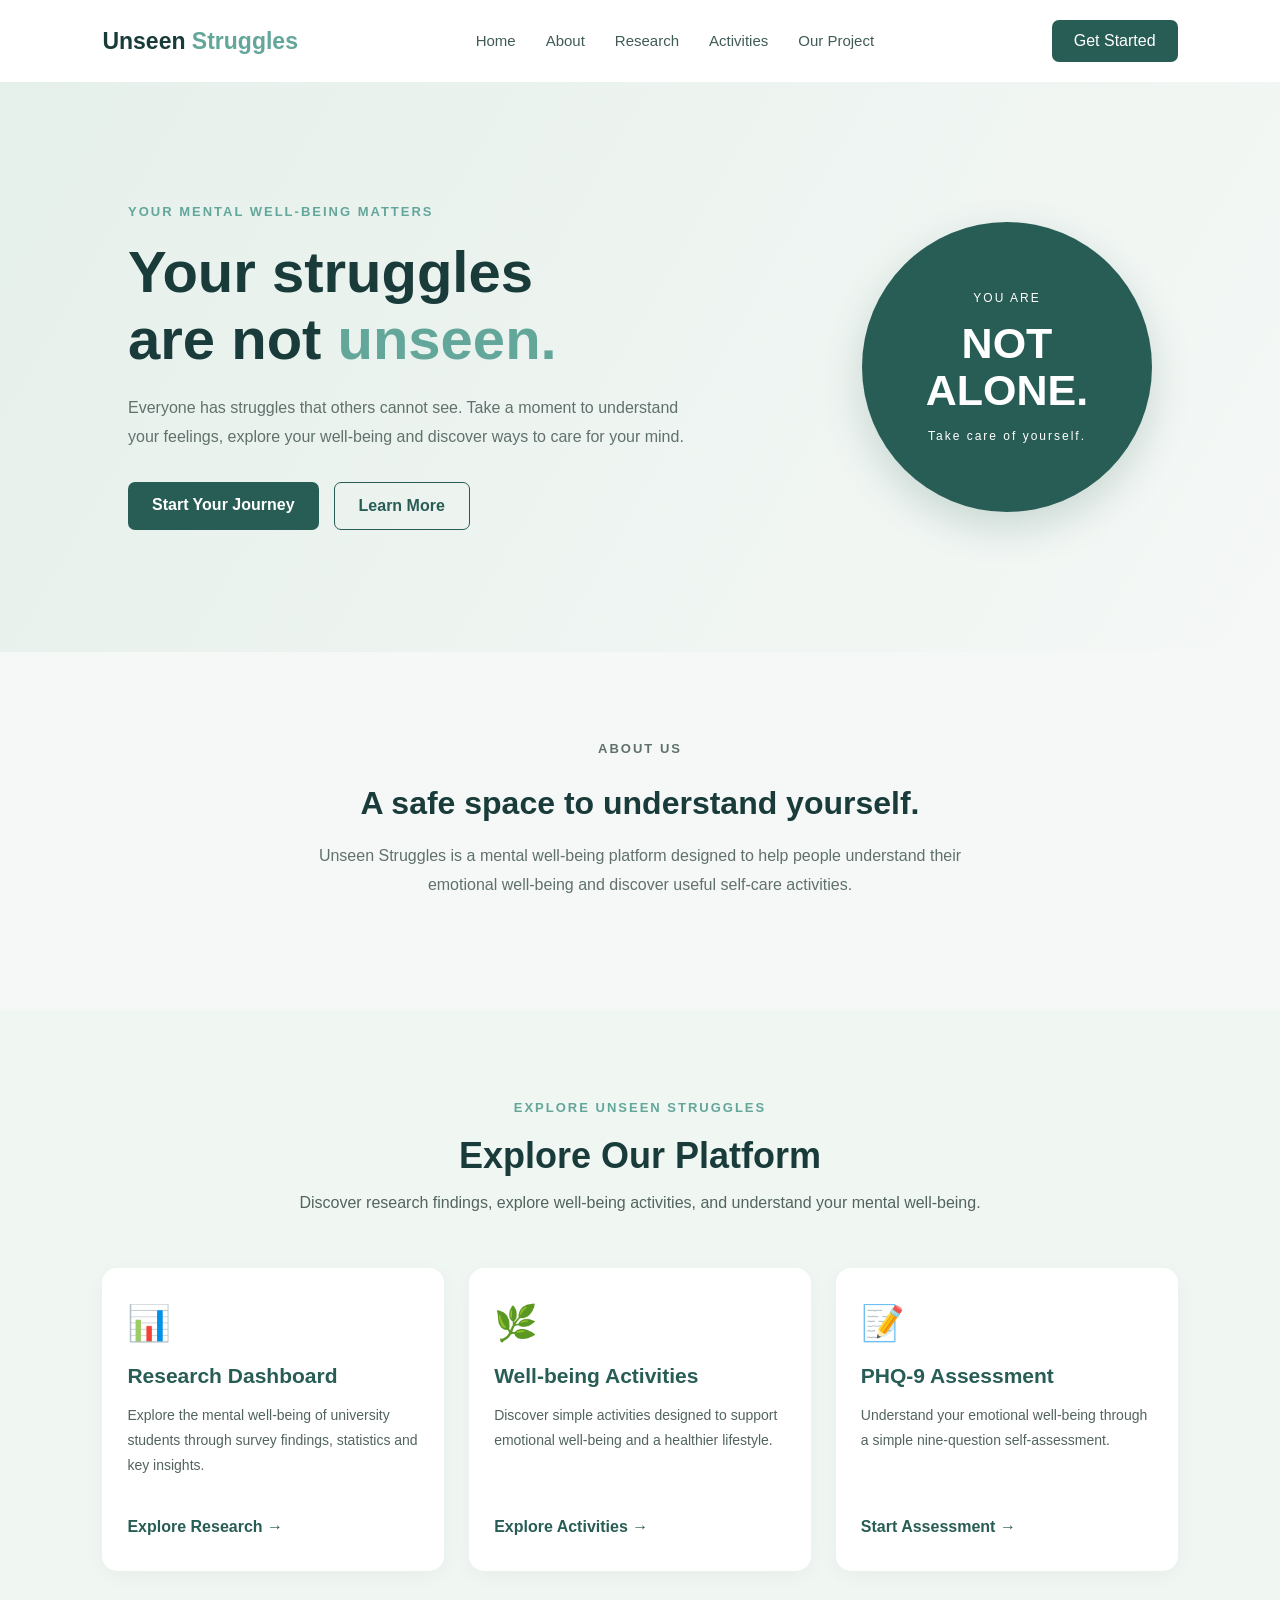
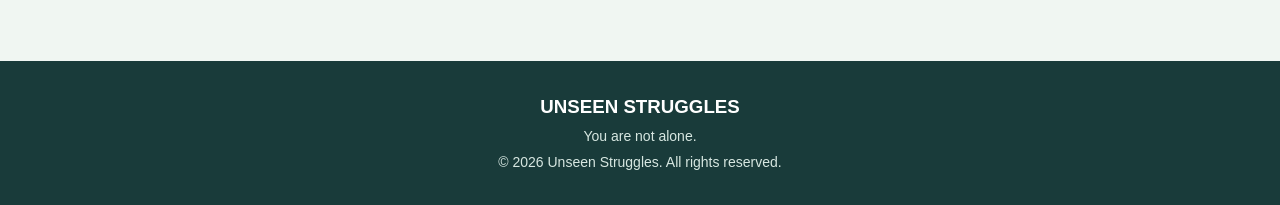
<file: index.html>
<!DOCTYPE html>
<html lang="en">

<head>
    <meta charset="UTF-8">
    <meta name="viewport" content="width=device-width, initial-scale=1.0">

    <title>Unseen Struggles | You Are Not Alone</title>

    <link rel="stylesheet" href="style.css">
</head>
<script src="animation.js"></script>

<body>

    <!-- Navigation Bar -->
    <header>
        <nav class="navbar">
            <a href="#" class="logo">Unseen<span> Struggles</span></a>

            <ul class="nav-links">
    <li><a href="index.html">Home</a></li>
    <li><a href="index.html#about">About</a></li>
    <li><a href="research.html">Research</a></li>
    <li><a href="activities.html">Activities</a></li>
    <li><a href="project.html">Our Project</a></li>
</ul>

<a href="assessment.html" class="nav-button">
    Get Started
</a>
    </header>

    <!-- Home Section -->
    <main>

        <section class="hero" id="home">

            <div class="hero-content">

                <p class="tagline">YOUR MENTAL WELL-BEING MATTERS</p>

                <h1>
                    Your struggles<br>
                    are not <span>unseen.</span>
                </h1>

                <p class="hero-description">
                    Everyone has struggles that others cannot see.
                    Take a moment to understand your feelings,
                    explore your well-being and discover ways
                    to care for your mind.
                </p>

                <div class="hero-buttons">
                    <a href="#assessment" class="primary-btn">
                        Start Your Journey
                    </a>

                    <a href="#about" class="secondary-btn">
                        Learn More
                    </a>
                </div>

            </div>

            <div class="hero-visual">
                <div class="visual-circle">
                    <span>YOU ARE</span>
                    <h2>NOT<br>ALONE.</h2>
                    <span>Take care of yourself.</span>
                </div>
            </div>

        </section>

        <!-- About Section -->
        <section class="about section" id="about">

            <p class="tagline">ABOUT US</p>

            <h2>A safe space to understand yourself.</h2>

            <p>
                Unseen Struggles is a mental well-being platform
                designed to help people understand their emotional
                well-being and discover useful self-care activities.
            </p>

        </section>

<!-- Explore Our Sections -->
<section class="explore-section" id="explore">

    <div class="section-heading">
        <p class="tagline">EXPLORE UNSEEN STRUGGLES</p>
        <h2>Explore Our Platform</h2>
        <p>
            Discover research findings, explore well-being activities,
            and understand your mental well-being.
        </p>
    </div>

    <div class="explore-container">

        <!-- Research Card -->
        <div class="explore-card">
            <div class="explore-icon">📊</div>
            <h3>Research Dashboard</h3>
            <p>
                Explore the mental well-being of university students
                through survey findings, statistics and key insights.
            </p>
            <a href="research.html" class="explore-link">
                Explore Research →
            </a>
        </div>

        <!-- Activities Card -->
        <div class="explore-card">
            <div class="explore-icon">🌿</div>
            <h3>Well-being Activities</h3>
            <p>
                Discover simple activities designed to support
                emotional well-being and a healthier lifestyle.
            </p>
            <a href="activities.html" class="explore-link">
                Explore Activities →
            </a>
        </div>

        <!-- Assessment Card -->
        <div class="explore-card">
            <div class="explore-icon">📝</div>
            <h3>PHQ-9 Assessment</h3>
            <p>
                Understand your emotional well-being through
                a simple nine-question self-assessment.
            </p>
            <a href="assessment.html" class="explore-link">
                Start Assessment →
            </a>
        </div>

    </div>

</section>



    </main>

    <!-- Footer -->
    <footer>
        <h3>UNSEEN STRUGGLES</h3>
        <p>You are not alone.</p>
        <p>&copy; 2026 Unseen Struggles. All rights reserved.</p>
    </footer>

    <script src="script.js"></script>

</body>
</html>
</file>
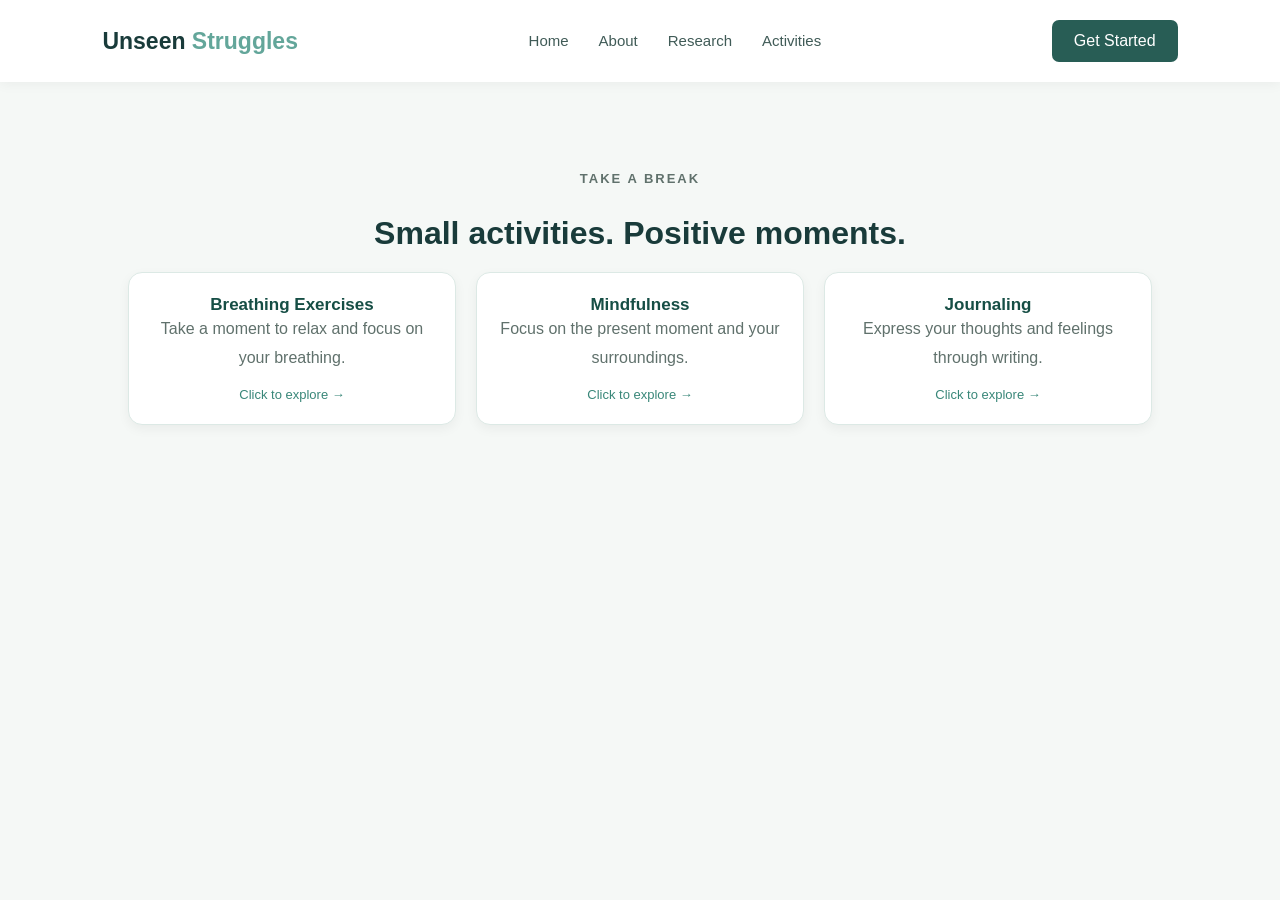
<file: activities.html>
<!DOCTYPE html>
<html lang="en">

<head>
    <meta charset="UTF-8">
    <meta name="viewport" content="width=device-width, initial-scale=1.0">

    <title>Activities | Unseen Struggles</title>

    <link rel="stylesheet" href="style.css">
</head>
<script src="animation.js"></script>

<body>

    <header>
        <nav class="navbar">

            <a href="index.html" class="logo">
                Unseen<span> Struggles</span>
            </a>

            <ul class="nav-links">
                <li><a href="index.html">Home</a></li>
                <li><a href="index.html#about">About</a></li>
                <li><a href="research.html">Research</a></li>
                <li><a href="activities.html">Activities</a></li>
            </ul>

            <a href="assessment.html" class="nav-button">
                Get Started
            </a>

        </nav>
    </header>

    <main>

         <!-- Activities Section -->
        <section class="activities section" id="activities">

            <p class="tagline">TAKE A BREAK</p>

            <h2>Small activities. Positive moments.</h2>

            <div class="activity-container">

                <div class="activity-card">
                    <h3>Breathing Exercises</h3>
                    <p>Take a moment to relax and focus on your breathing.</p>
                </div>

                <div class="activity-card">
                    <h3>Mindfulness</h3>
                    <p>Focus on the present moment and your surroundings.</p>
                </div>

                <div class="activity-card">
                    <h3>Journaling</h3>
                    <p>Express your thoughts and feelings through writing.</p>
                </div>

            </div>

        </section>


    </main>

</body>
</html>
</file>
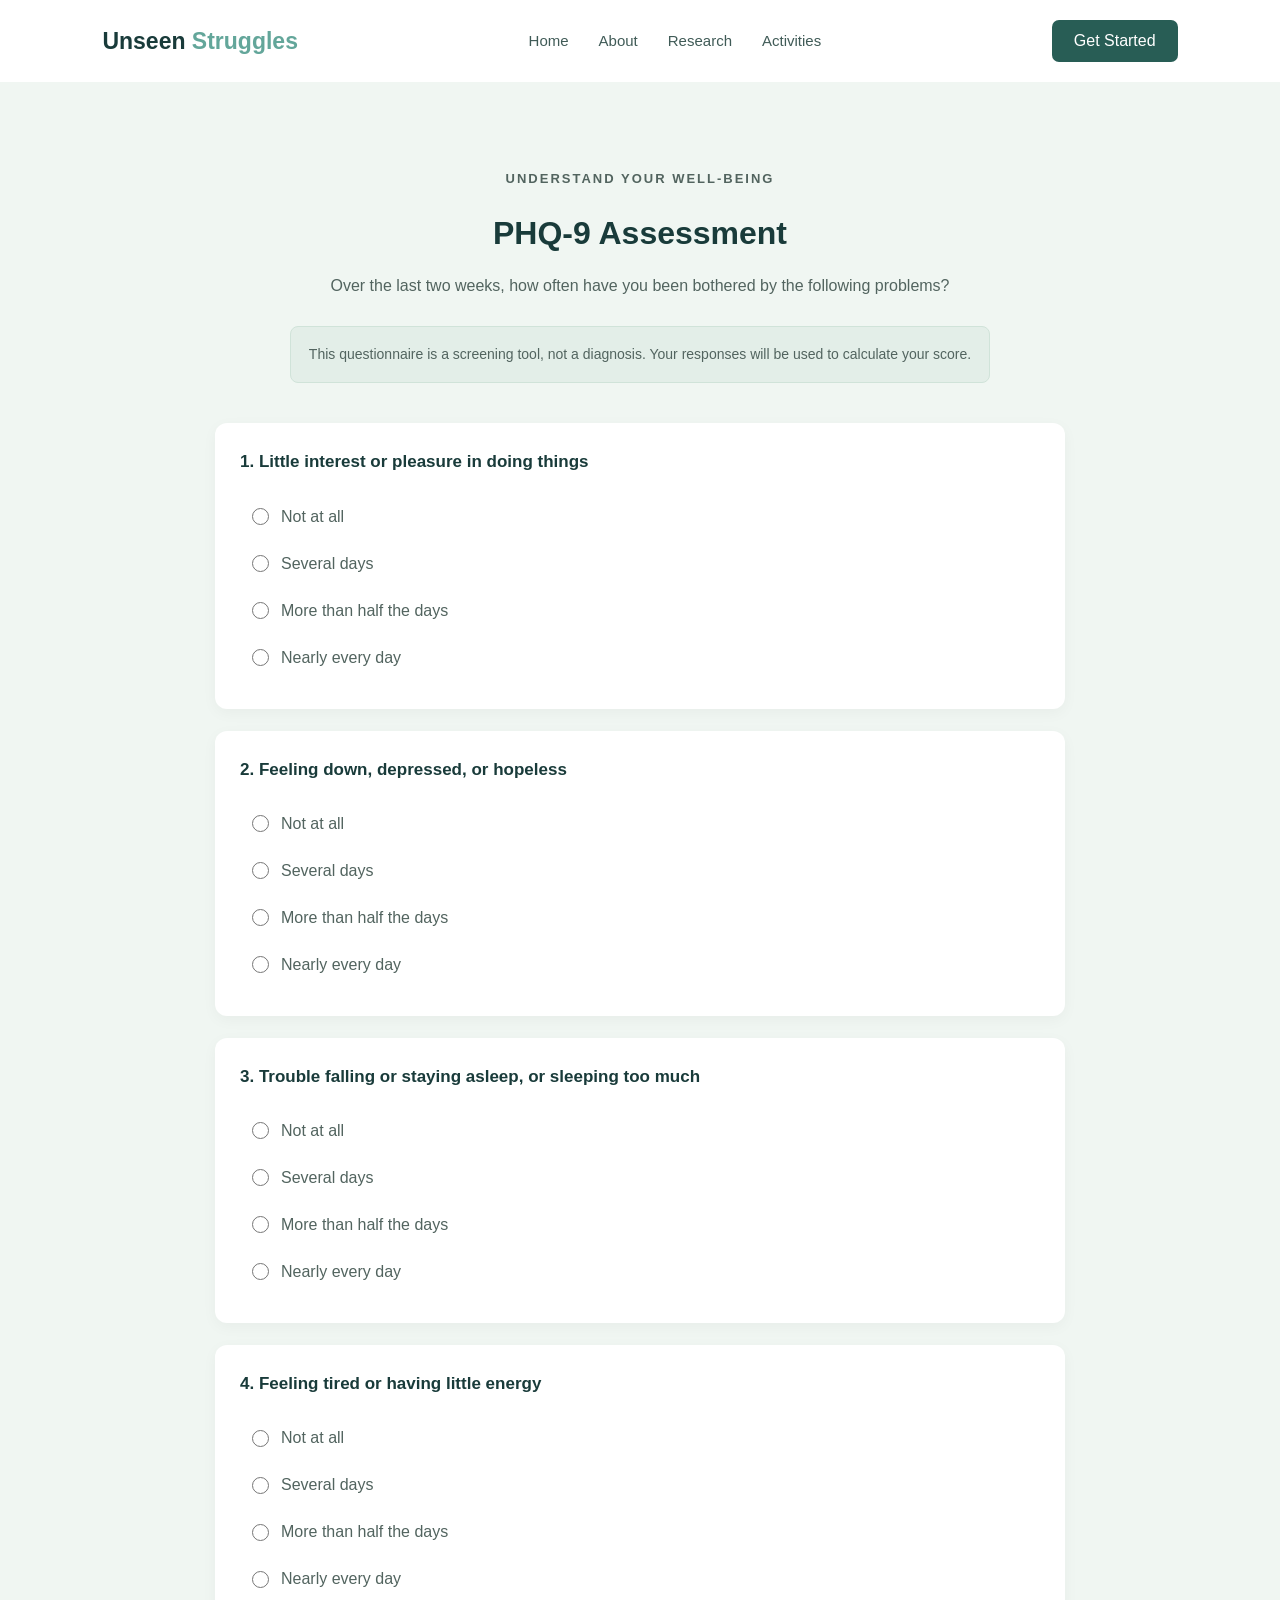
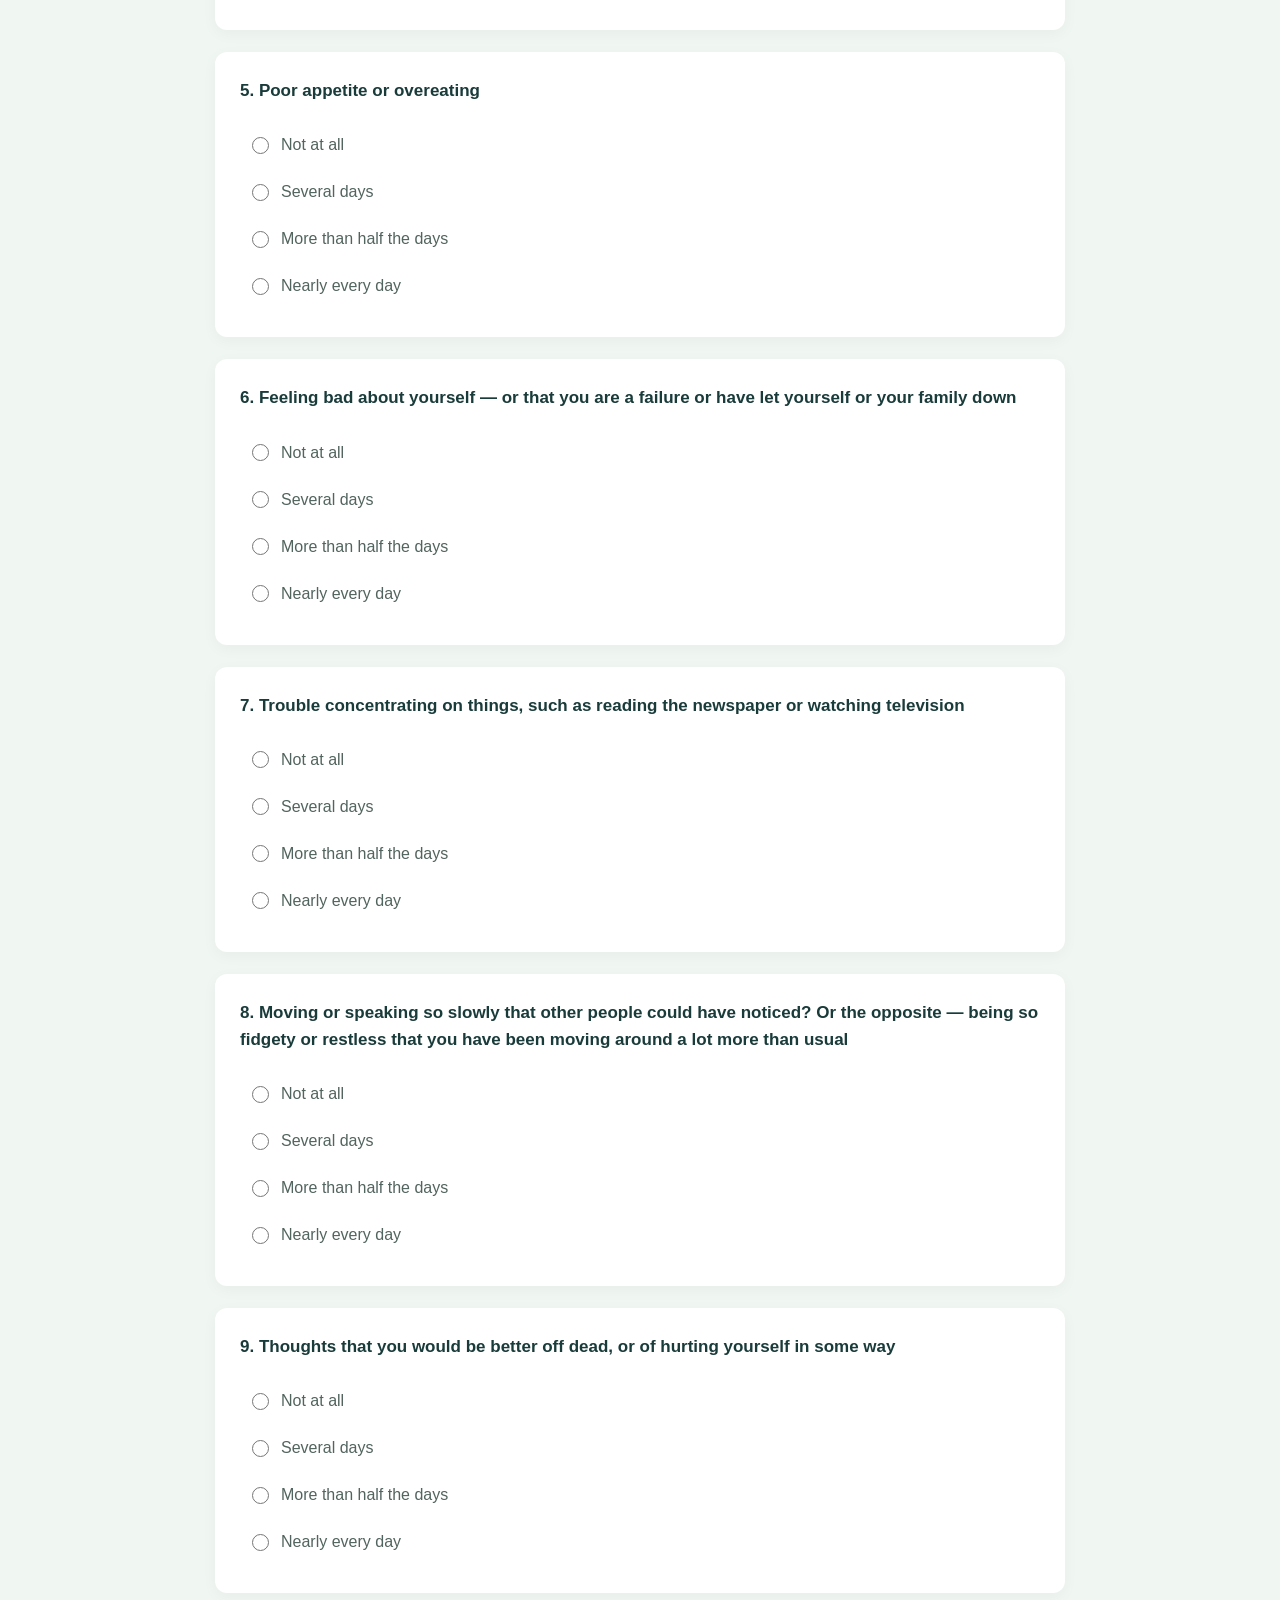
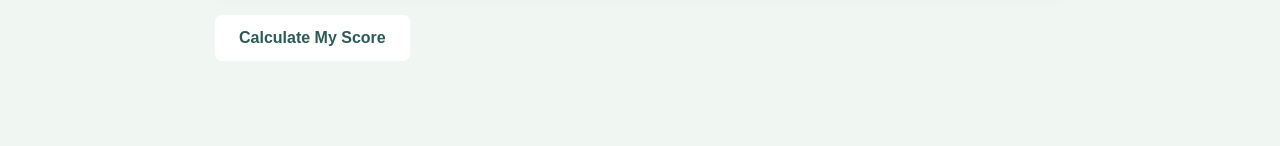
<file: assessment.html>
<!DOCTYPE html>
<html lang="en">

<head>
    <meta charset="UTF-8">
    <meta name="viewport" content="width=device-width, initial-scale=1.0">

    <title>Activities | Unseen Struggles</title>

    <link rel="stylesheet" href="style.css">
</head>
<body>
    <script src="animation.js"></script>

<header>
    <nav class="navbar">

        <a href="index.html" class="logo">
            Unseen<span> Struggles</span>
        </a>

        <ul class="nav-links">
            <li><a href="index.html">Home</a></li>
            <li><a href="index.html#about">About</a></li>
            <li><a href="research.html">Research</a></li>
            <li><a href="activities.html">Activities</a></li>
        </ul>

        <a href="assessment.html" class="nav-button">
            Get Started
        </a>

    </nav>
</header>

<main>

    <!-- PHQ-9 Assessment Section -->

<section class="assessment section" id="assessment">

    <p class="tagline">UNDERSTAND YOUR WELL-BEING</p>

    <h2>PHQ-9 Assessment</h2>

    <p>
        Over the last two weeks, how often have you been
        bothered by the following problems?
    </p>

    <p class="assessment-note">
        This questionnaire is a screening tool, not a diagnosis.
        Your responses will be used to calculate your score.
    </p>

    <form id="phqForm">

        <!-- Question 1 -->
        <div class="question-card">
            <h3>1. Little interest or pleasure in doing things</h3>
            <label><input type="radio" name="q1" value="0" required> Not at all</label>
            <label><input type="radio" name="q1" value="1"> Several days</label>
            <label><input type="radio" name="q1" value="2"> More than half the days</label>
            <label><input type="radio" name="q1" value="3"> Nearly every day</label>
        </div>

        <!-- Question 2 -->
        <div class="question-card">
            <h3>2. Feeling down, depressed, or hopeless</h3>
            <label><input type="radio" name="q2" value="0" required> Not at all</label>
            <label><input type="radio" name="q2" value="1"> Several days</label>
            <label><input type="radio" name="q2" value="2"> More than half the days</label>
            <label><input type="radio" name="q2" value="3"> Nearly every day</label>
        </div>

        <!-- Question 3 -->
        <div class="question-card">
            <h3>3. Trouble falling or staying asleep, or sleeping too much</h3>
            <label><input type="radio" name="q3" value="0" required> Not at all</label>
            <label><input type="radio" name="q3" value="1"> Several days</label>
            <label><input type="radio" name="q3" value="2"> More than half the days</label>
            <label><input type="radio" name="q3" value="3"> Nearly every day</label>
        </div>

        <!-- Question 4 -->
        <div class="question-card">
            <h3>4. Feeling tired or having little energy</h3>
            <label><input type="radio" name="q4" value="0" required> Not at all</label>
            <label><input type="radio" name="q4" value="1"> Several days</label>
            <label><input type="radio" name="q4" value="2"> More than half the days</label>
            <label><input type="radio" name="q4" value="3"> Nearly every day</label>
        </div>

        <!-- Question 5 -->
        <div class="question-card">
            <h3>5. Poor appetite or overeating</h3>
            <label><input type="radio" name="q5" value="0" required> Not at all</label>
            <label><input type="radio" name="q5" value="1"> Several days</label>
            <label><input type="radio" name="q5" value="2"> More than half the days</label>
            <label><input type="radio" name="q5" value="3"> Nearly every day</label>
        </div>

        <!-- Question 6 -->
        <div class="question-card">
            <h3>6. Feeling bad about yourself — or that you are a failure or have let yourself or your family down</h3>
            <label><input type="radio" name="q6" value="0" required> Not at all</label>
            <label><input type="radio" name="q6" value="1"> Several days</label>
            <label><input type="radio" name="q6" value="2"> More than half the days</label>
            <label><input type="radio" name="q6" value="3"> Nearly every day</label>
        </div>

        <!-- Question 7 -->
        <div class="question-card">
            <h3>7. Trouble concentrating on things, such as reading the newspaper or watching television</h3>
            <label><input type="radio" name="q7" value="0" required> Not at all</label>
            <label><input type="radio" name="q7" value="1"> Several days</label>
            <label><input type="radio" name="q7" value="2"> More than half the days</label>
            <label><input type="radio" name="q7" value="3"> Nearly every day</label>
        </div>

        <!-- Question 8 -->
        <div class="question-card">
            <h3>8. Moving or speaking so slowly that other people could have noticed? Or the opposite — being so fidgety or restless that you have been moving around a lot more than usual</h3>
            <label><input type="radio" name="q8" value="0" required> Not at all</label>
            <label><input type="radio" name="q8" value="1"> Several days</label>
            <label><input type="radio" name="q8" value="2"> More than half the days</label>
            <label><input type="radio" name="q8" value="3"> Nearly every day</label>
        </div>

        <!-- Question 9 -->
        <div class="question-card">
            <h3>9. Thoughts that you would be better off dead, or of hurting yourself in some way</h3>
            <label><input type="radio" name="q9" value="0" required> Not at all</label>
            <label><input type="radio" name="q9" value="1"> Several days</label>
            <label><input type="radio" name="q9" value="2"> More than half the days</label>
            <label><input type="radio" name="q9" value="3"> Nearly every day</label>
        </div>

        <button type="submit" class="primary-btn">
            Calculate My Score
        </button>

    </form>

    <!-- Results -->
    <div id="result" class="result-card" hidden>
        <h2>Your Assessment Result</h2>
        <h3 id="score"></h3>
        <h3 id="category"></h3>
        <p id="recommendation"></p>
        <div id="activityRecommendations"></div>

<div id="activityGuide" class="activity-guide" hidden>
    <h2 id="guideTitle"></h2>

    <p id="guideDescription"></p>

    <ol id="guideSteps"></ol>

    <button type="button" id="closeGuide" class="secondary-btn">
        Close Activity
    </button>
</div>
        <div id="safetyMessage"></div>
    </div>

</section>
</main>

<script src="script.js"></script>
</body>
</html>
</file>
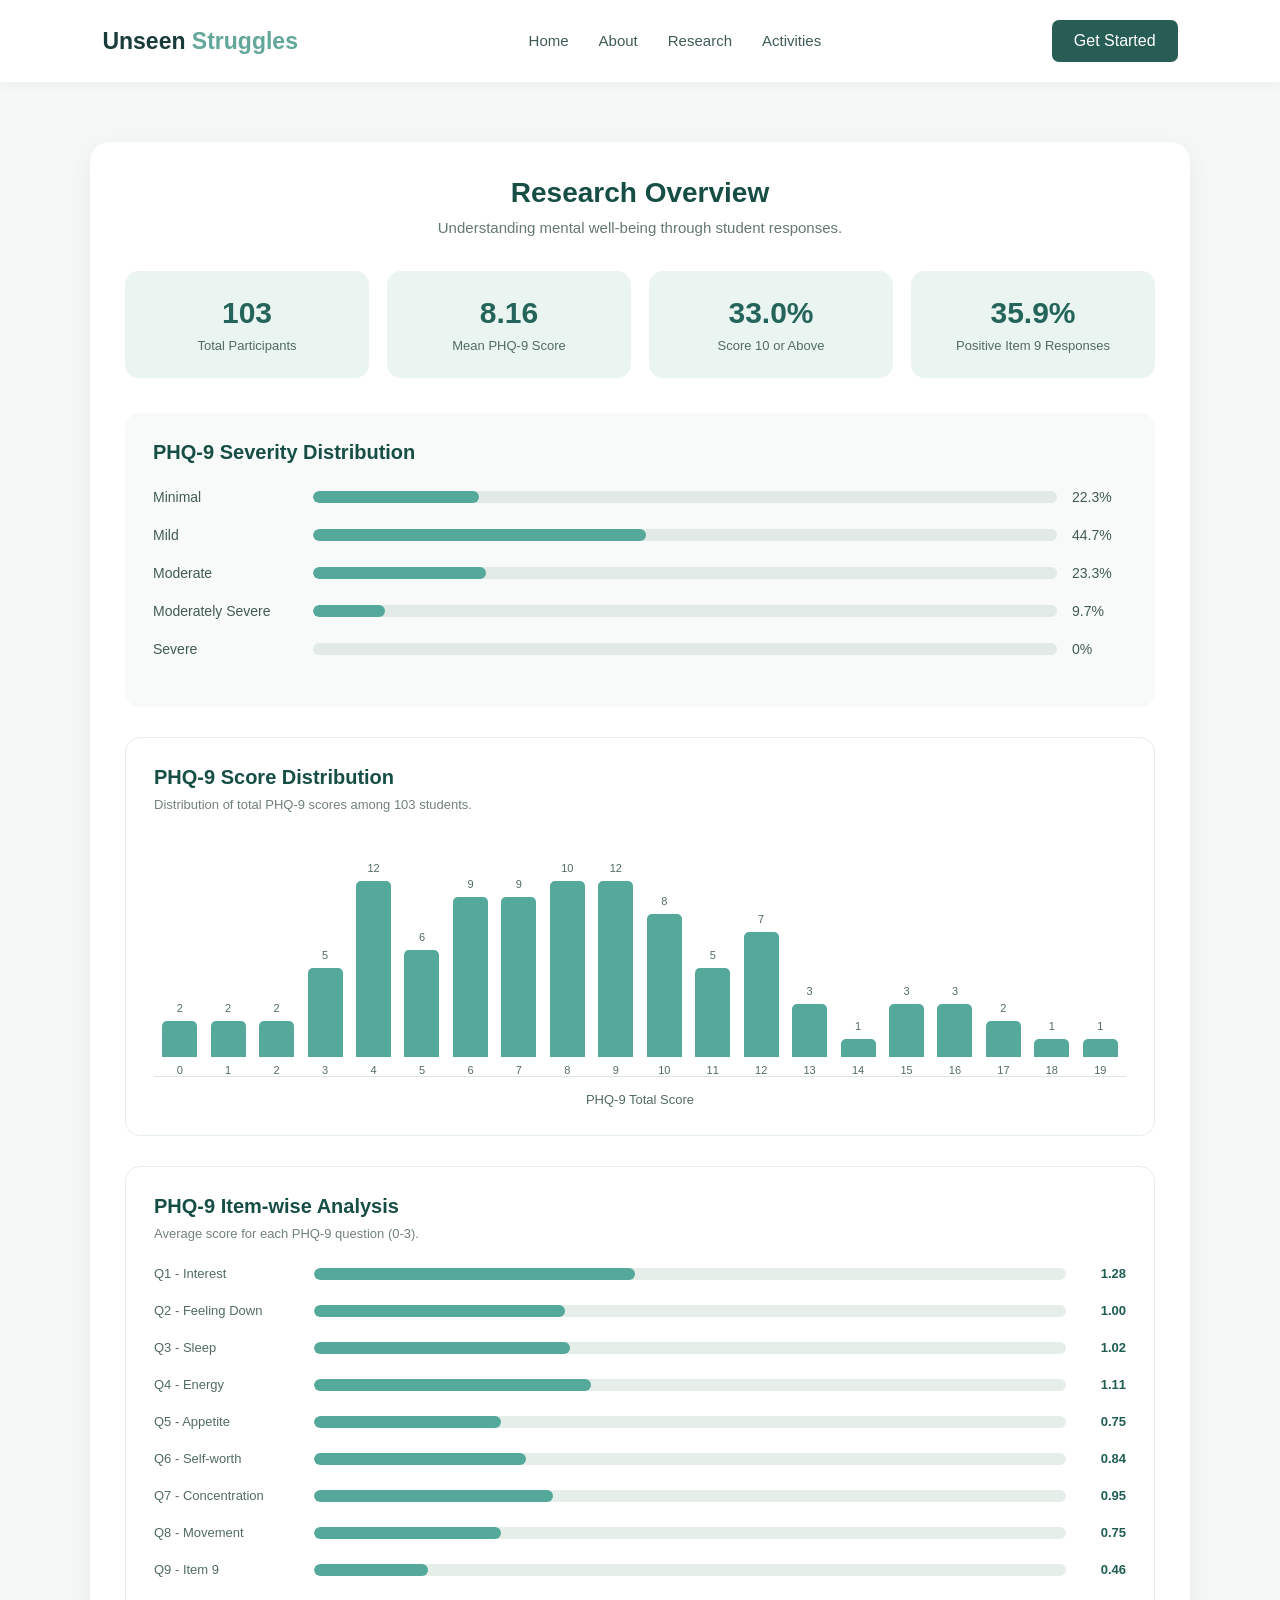
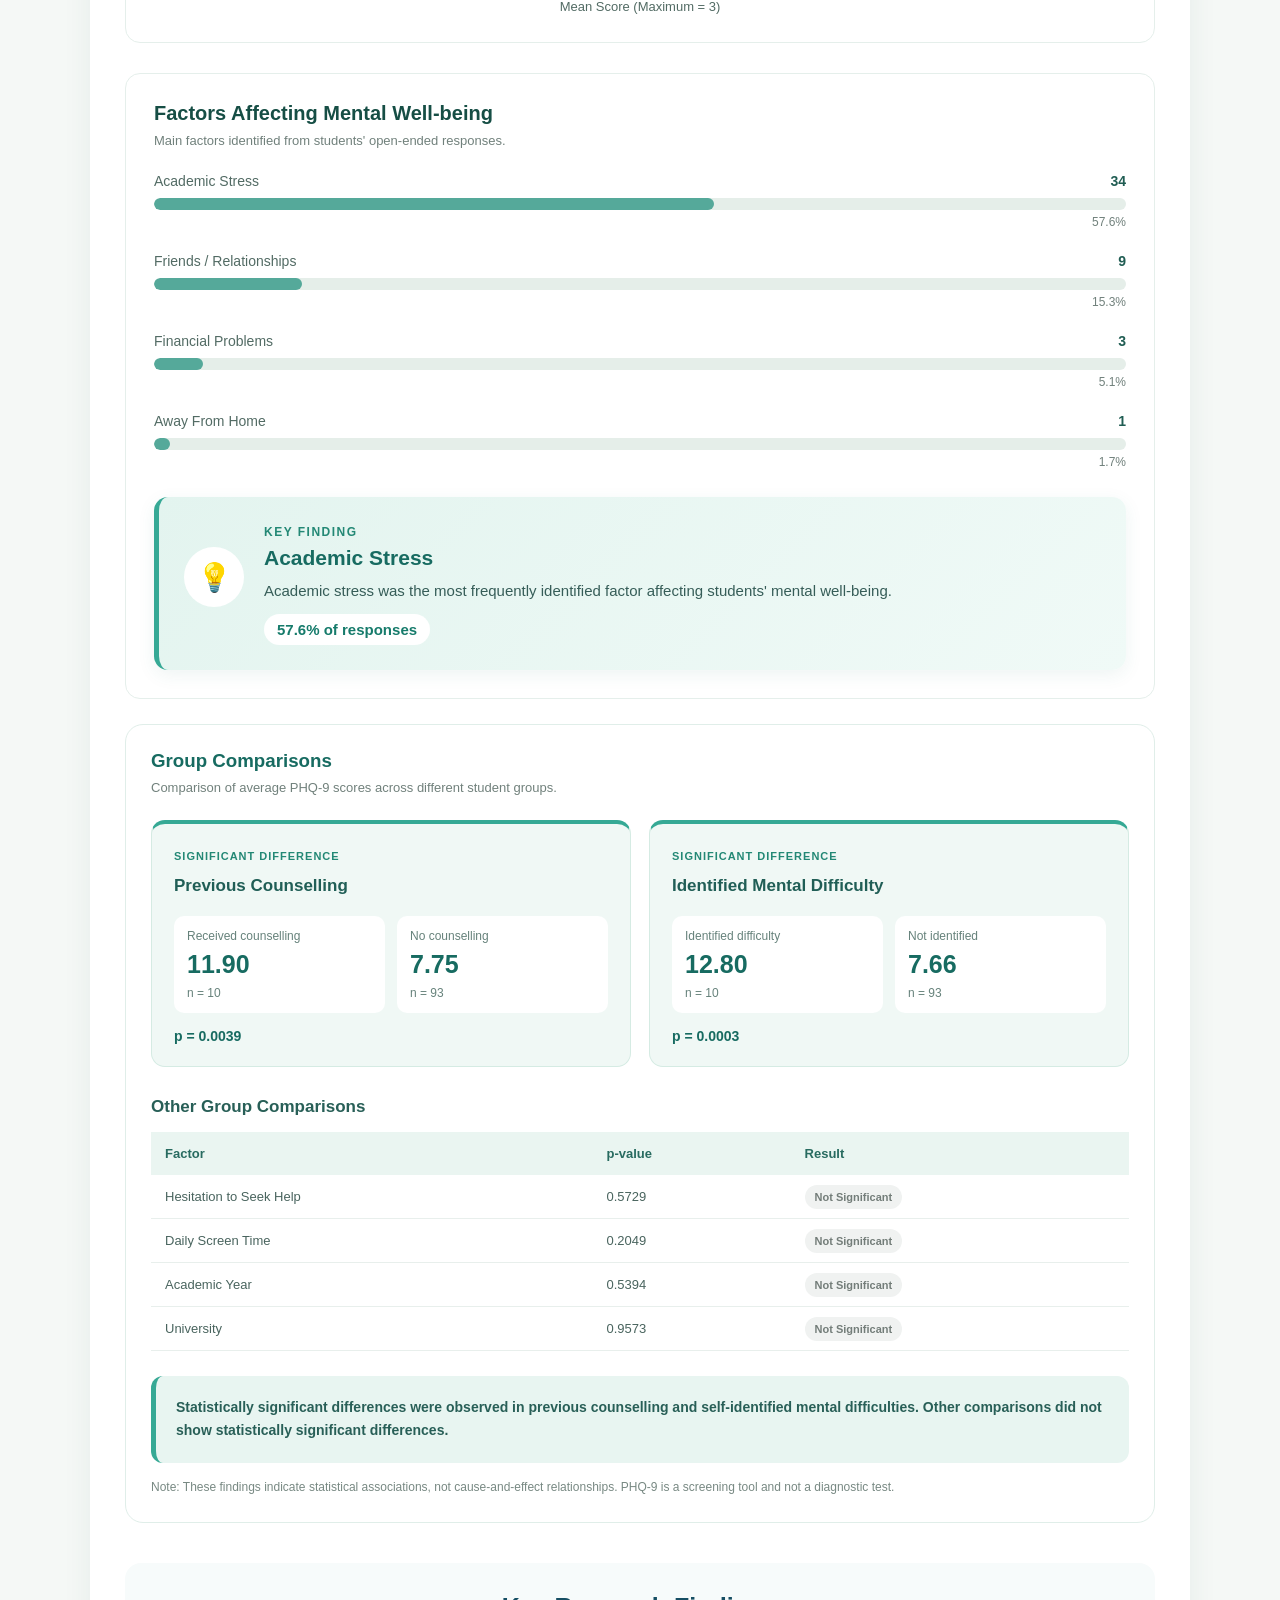
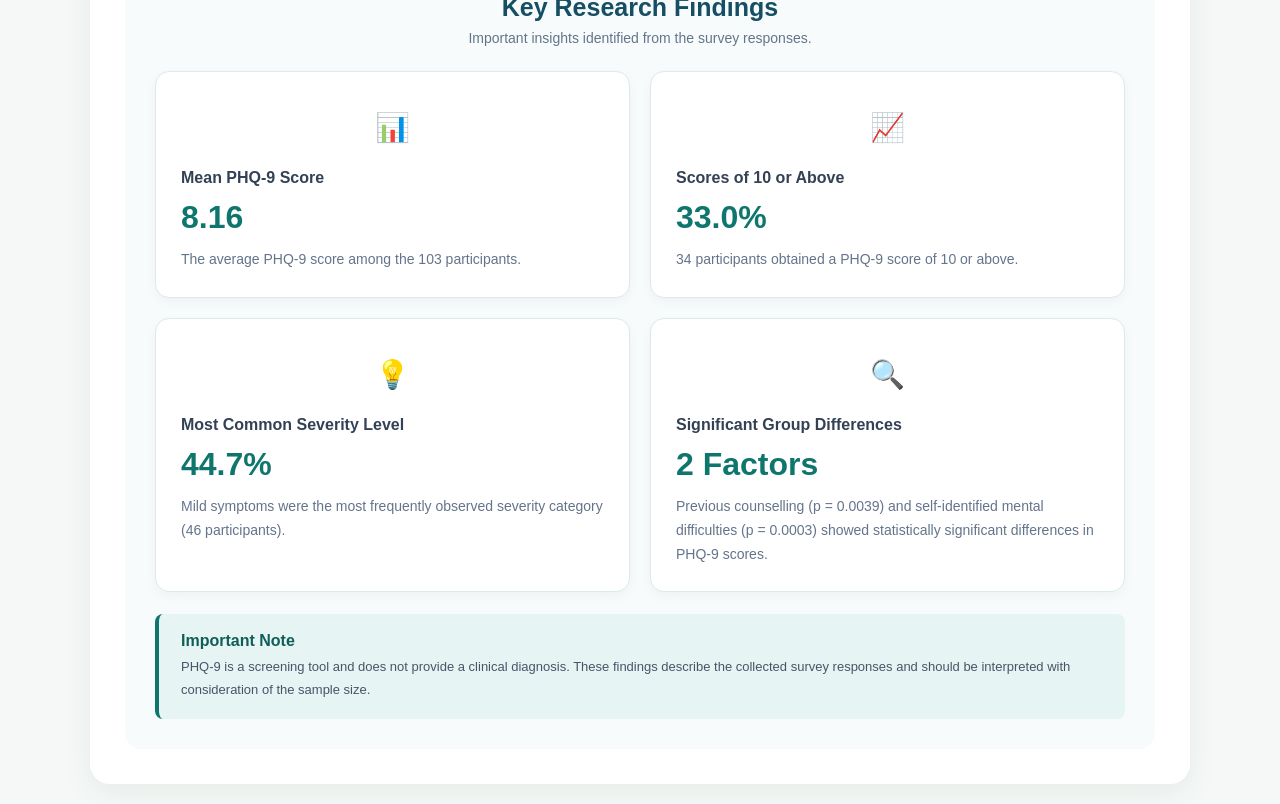
<file: Research.html>
<!DOCTYPE html>
<html lang="en">

<head>
    <meta charset="UTF-8">
    <meta name="viewport" content="width=device-width, initial-scale=1.0">

    <title>Research | Unseen Struggles</title>

    <link rel="stylesheet" href="style.css">
</head>
<script src="animation.js"></script>

<body>

    <!-- Navigation Bar -->
    <header>
        <nav class="navbar">

            <a href="index.html" class="logo">
                Unseen<span> Struggles</span>
            </a>

            <ul class="nav-links">
                <li><a href="index.html">Home</a></li>
                <li><a href="index.html#about">About</a></li>
                <li><a href="research.html">Research</a></li>
                <li><a href="activities.html">Activities</a></li>
            </ul>

            <a href="assessment.html" class="nav-button">
                Get Started
            </a>

        </nav>
    </header>

    <!-- Research Dashboard -->
    <main>

        <!-- Research Dashboard -->

<div class="research-dashboard">

    <div class="dashboard-heading">
        <h2>Research Overview</h2>
        <p>Understanding mental well-being through student responses.</p>
    </div>

    <div class="research-stats">

        <div class="stat-card">
            <h3>103</h3>
            <p>Total Participants</p>
        </div>

        <div class="stat-card">
            <h3>8.16</h3>
            <p>Mean PHQ-9 Score</p>
        </div>

        <div class="stat-card">
            <h3>33.0%</h3>
            <p>Score 10 or Above</p>
        </div>

        <div class="stat-card">
            <h3>35.9%</h3>
            <p>Positive Item 9 Responses</p>
        </div>

    </div>

    <div class="dashboard-chart">
        <h3>PHQ-9 Severity Distribution</h3>

        <div class="severity-row">
            <span>Minimal</span>
            <div class="severity-bar">
                <div style="width:22.3%"></div>
            </div>
            <span>22.3%</span>
        </div>

        <div class="severity-row">
            <span>Mild</span>
            <div class="severity-bar">
                <div style="width:44.7%"></div>
            </div>
            <span>44.7%</span>
        </div>

        <div class="severity-row">
            <span>Moderate</span>
            <div class="severity-bar">
                <div style="width:23.3%"></div>
            </div>
            <span>23.3%</span>
        </div>

        <div class="severity-row">
            <span>Moderately Severe</span>
            <div class="severity-bar">
                <div style="width:9.7%"></div>
            </div>
            <span>9.7%</span>
        </div>

        <div class="severity-row">
            <span>Severe</span>
            <div class="severity-bar">
                <div style="width:0%"></div>
            </div>
            <span>0%</span>
        </div>
    </div>

<!-- PHQ-9 Score Distribution Chart -->

<div class="score-distribution">

    <h3>PHQ-9 Score Distribution</h3>

    <p class="chart-description">
        Distribution of total PHQ-9 scores among 103 students.
    </p>

    <div class="score-chart">

        <div class="score-bar-item">
            <span>2</span>
            <div class="score-bar" style="height:16.67%"></div>
            <small>0</small>
        </div>

        <div class="score-bar-item">
            <span>2</span>
            <div class="score-bar" style="height:16.67%"></div>
            <small>1</small>
        </div>

        <div class="score-bar-item">
            <span>2</span>
            <div class="score-bar" style="height:16.67%"></div>
            <small>2</small>
        </div>

        <div class="score-bar-item">
            <span>5</span>
            <div class="score-bar" style="height:41.67%"></div>
            <small>3</small>
        </div>

        <div class="score-bar-item">
            <span>12</span>
            <div class="score-bar" style="height:100%"></div>
            <small>4</small>
        </div>

        <div class="score-bar-item">
            <span>6</span>
            <div class="score-bar" style="height:50%"></div>
            <small>5</small>
        </div>

        <div class="score-bar-item">
            <span>9</span>
            <div class="score-bar" style="height:75%"></div>
            <small>6</small>
        </div>

        <div class="score-bar-item">
            <span>9</span>
            <div class="score-bar" style="height:75%"></div>
            <small>7</small>
        </div>

        <div class="score-bar-item">
            <span>10</span>
            <div class="score-bar" style="height:83.33%"></div>
            <small>8</small>
        </div>

        <div class="score-bar-item">
            <span>12</span>
            <div class="score-bar" style="height:100%"></div>
            <small>9</small>
        </div>

        <div class="score-bar-item">
            <span>8</span>
            <div class="score-bar" style="height:66.67%"></div>
            <small>10</small>
        </div>

        <div class="score-bar-item">
            <span>5</span>
            <div class="score-bar" style="height:41.67%"></div>
            <small>11</small>
        </div>

        <div class="score-bar-item">
            <span>7</span>
            <div class="score-bar" style="height:58.33%"></div>
            <small>12</small>
        </div>

        <div class="score-bar-item">
            <span>3</span>
            <div class="score-bar" style="height:25%"></div>
            <small>13</small>
        </div>

        <div class="score-bar-item">
            <span>1</span>
            <div class="score-bar" style="height:8.33%"></div>
            <small>14</small>
        </div>

        <div class="score-bar-item">
            <span>3</span>
            <div class="score-bar" style="height:25%"></div>
            <small>15</small>
        </div>

        <div class="score-bar-item">
            <span>3</span>
            <div class="score-bar" style="height:25%"></div>
            <small>16</small>
        </div>

        <div class="score-bar-item">
            <span>2</span>
            <div class="score-bar" style="height:16.67%"></div>
            <small>17</small>
        </div>

        <div class="score-bar-item">
            <span>1</span>
            <div class="score-bar" style="height:8.33%"></div>
            <small>18</small>
        </div>

        <div class="score-bar-item">
            <span>1</span>
            <div class="score-bar" style="height:8.33%"></div>
            <small>19</small>
        </div>

    </div>

    <p class="chart-axis-label">
        PHQ-9 Total Score
    </p>
</div>
   
<!-- PHQ-9 Item-wise Analysis -->

<div class="item-analysis">

    <h3>PHQ-9 Item-wise Analysis</h3>

    <p class="chart-description">
        Average score for each PHQ-9 question (0-3).
    </p>

    <div class="item-row">
        <span>Q1 - Interest</span>
        <div class="item-track">
            <div style="width:42.72%"></div>
        </div>
        <b>1.28</b>
    </div>

    <div class="item-row">
        <span>Q2 - Feeling Down</span>
        <div class="item-track">
            <div style="width:33.33%"></div>
        </div>
        <b>1.00</b>
    </div>

    <div class="item-row">
        <span>Q3 - Sleep</span>
        <div class="item-track">
            <div style="width:33.98%"></div>
        </div>
        <b>1.02</b>
    </div>

    <div class="item-row">
        <span>Q4 - Energy</span>
        <div class="item-track">
            <div style="width:36.89%"></div>
        </div>
        <b>1.11</b>
    </div>

    <div class="item-row">
        <span>Q5 - Appetite</span>
        <div class="item-track">
            <div style="width:24.92%"></div>
        </div>
        <b>0.75</b>
    </div>

    <div class="item-row">
        <span>Q6 - Self-worth</span>
        <div class="item-track">
            <div style="width:28.16%"></div>
        </div>
        <b>0.84</b>
    </div>

    <div class="item-row">
        <span>Q7 - Concentration</span>
        <div class="item-track">
            <div style="width:31.72%"></div>
        </div>
        <b>0.95</b>
    </div>

    <div class="item-row">
        <span>Q8 - Movement</span>
        <div class="item-track">
            <div style="width:24.92%"></div>
        </div>
        <b>0.75</b>
    </div>

    <div class="item-row">
        <span>Q9 - Item 9</span>
        <div class="item-track">
            <div style="width:15.21%"></div>
        </div>
        <b>0.46</b>
    </div>

    <p class="chart-axis-label">
        Mean Score (Maximum = 3)
    </p>

</div>

<!-- Factors Affecting Mental Well-being -->

<div class="factor-analysis">

    <h3>Factors Affecting Mental Well-being</h3>

    <p class="chart-description">
        Main factors identified from students' open-ended responses.
    </p>

    <div class="factor-row">
        <div class="factor-info">
            <span>Academic Stress</span>
            <b>34</b>
        </div>
        <div class="factor-track">
            <div style="width:57.63%"></div>
        </div>
        <small>57.6%</small>
    </div>

    <div class="factor-row">
        <div class="factor-info">
            <span>Friends / Relationships</span>
            <b>9</b>
        </div>
        <div class="factor-track">
            <div style="width:15.25%"></div>
        </div>
        <small>15.3%</small>
    </div>

    <div class="factor-row">
        <div class="factor-info">
            <span>Financial Problems</span>
            <b>3</b>
        </div>
        <div class="factor-track">
            <div style="width:5.08%"></div>
        </div>
        <small>5.1%</small>
    </div>

    <div class="factor-row">
        <div class="factor-info">
            <span>Away From Home</span>
            <b>1</b>
        </div>
        <div class="factor-track">
            <div style="width:1.69%"></div>
        </div>
        <small>1.7%</small>
    </div>

    <!-- KEY FINDING HIGHLIGHT -->
<div class="factor-note">

    <div class="finding-icon">💡</div>

    <div class="finding-content">
        <span class="finding-label">KEY FINDING</span>

        <h4>Academic Stress</h4>

        <p>
            Academic stress was the most frequently identified
            factor affecting students' mental well-being.
        </p>

        <strong>57.6% of responses</strong>
    </div>

</div>
</div>
<!-- GROUP COMPARISONS -->

<div class="group-comparisons">

    <h3>Group Comparisons</h3>

    <p class="chart-description">
        Comparison of average PHQ-9 scores across different student groups.
    </p>

    <!-- SIGNIFICANT FINDINGS -->

    <div class="comparison-highlight">

        <div class="comparison-card">
            <span class="result-label">SIGNIFICANT DIFFERENCE</span>
            <h4>Previous Counselling</h4>

            <div class="comparison-values">
                <div>
                    <small>Received counselling</small>
                    <strong>11.90</strong>
                    <small>n = 10</small>
                </div>

                <div>
                    <small>No counselling</small>
                    <strong>7.75</strong>
                    <small>n = 93</small>
                </div>
            </div>

            <div class="p-value">p = 0.0039</div>
        </div>

        <div class="comparison-card">
            <span class="result-label">SIGNIFICANT DIFFERENCE</span>
            <h4>Identified Mental Difficulty</h4>

            <div class="comparison-values">
                <div>
                    <small>Identified difficulty</small>
                    <strong>12.80</strong>
                    <small>n = 10</small>
                </div>

                <div>
                    <small>Not identified</small>
                    <strong>7.66</strong>
                    <small>n = 93</small>
                </div>
            </div>

            <div class="p-value">p = 0.0003</div>
        </div>

    </div>

    <!-- OTHER COMPARISONS -->

    <h4 class="other-comparison-title">
        Other Group Comparisons
    </h4>

    <div class="comparison-table-wrapper">

        <table class="comparison-table">
            <thead>
                <tr>
                    <th>Factor</th>
                    <th>p-value</th>
                    <th>Result</th>
                </tr>
            </thead>

            <tbody>
                <tr>
                    <td>Hesitation to Seek Help</td>
                    <td>0.5729</td>
                    <td><span class="not-significant">Not Significant</span></td>
                </tr>

                <tr>
                    <td>Daily Screen Time</td>
                    <td>0.2049</td>
                    <td><span class="not-significant">Not Significant</span></td>
                </tr>

                <tr>
                    <td>Academic Year</td>
                    <td>0.5394</td>
                    <td><span class="not-significant">Not Significant</span></td>
                </tr>

                <tr>
                    <td>University</td>
                    <td>0.9573</td>
                    <td><span class="not-significant">Not Significant</span></td>
                </tr>
            </tbody>
        </table>

    </div>

    <div class="comparison-note">
        <p>
            Statistically significant differences were observed
            in previous counselling and self-identified mental
            difficulties. Other comparisons did not show
            statistically significant differences.
        </p>
    </div>

    <p class="comparison-disclaimer">
        Note: These findings indicate statistical associations,
        not cause-and-effect relationships. PHQ-9 is a screening
        tool and not a diagnostic test.
    </p>

</div>
<!-- KEY RESEARCH FINDINGS -->
<section class="key-findings">

    <div class="section-heading">
        <h2>Key Research Findings</h2>
        <p>Important insights identified from the survey responses.</p>
    </div>

    <div class="findings-grid">

        <div class="finding-card">
            <div class="finding-icon">📊</div>
            <h3>Mean PHQ-9 Score</h3>
            <div class="finding-value">8.16</div>
            <p>The average PHQ-9 score among the 103 participants.</p>
        </div>

        <div class="finding-card">
            <div class="finding-icon">📈</div>
            <h3>Scores of 10 or Above</h3>
            <div class="finding-value">33.0%</div>
            <p>34 participants obtained a PHQ-9 score of 10 or above.</p>
        </div>

        <div class="finding-card">
            <div class="finding-icon">💡</div>
            <h3>Most Common Severity Level</h3>
            <div class="finding-value">44.7%</div>
            <p>Mild symptoms were the most frequently observed severity category (46 participants).</p>
        </div>

        <div class="finding-card">
            <div class="finding-icon">🔍</div>
            <h3>Significant Group Differences</h3>
            <div class="finding-value">2 Factors</div>
            <p>Previous counselling (p = 0.0039) and self-identified mental difficulties (p = 0.0003) showed statistically significant differences in PHQ-9 scores.</p>
        </div>

    </div>

    <div class="findings-note">
        <strong>Important Note</strong>
        <p>
            PHQ-9 is a screening tool and does not provide a clinical diagnosis.
            These findings describe the collected survey responses and should be
            interpreted with consideration of the sample size.
        </p>
    </div>

</section>

</div>


    

</div>

        </section>

    </main>

</body>
</html>
</file>
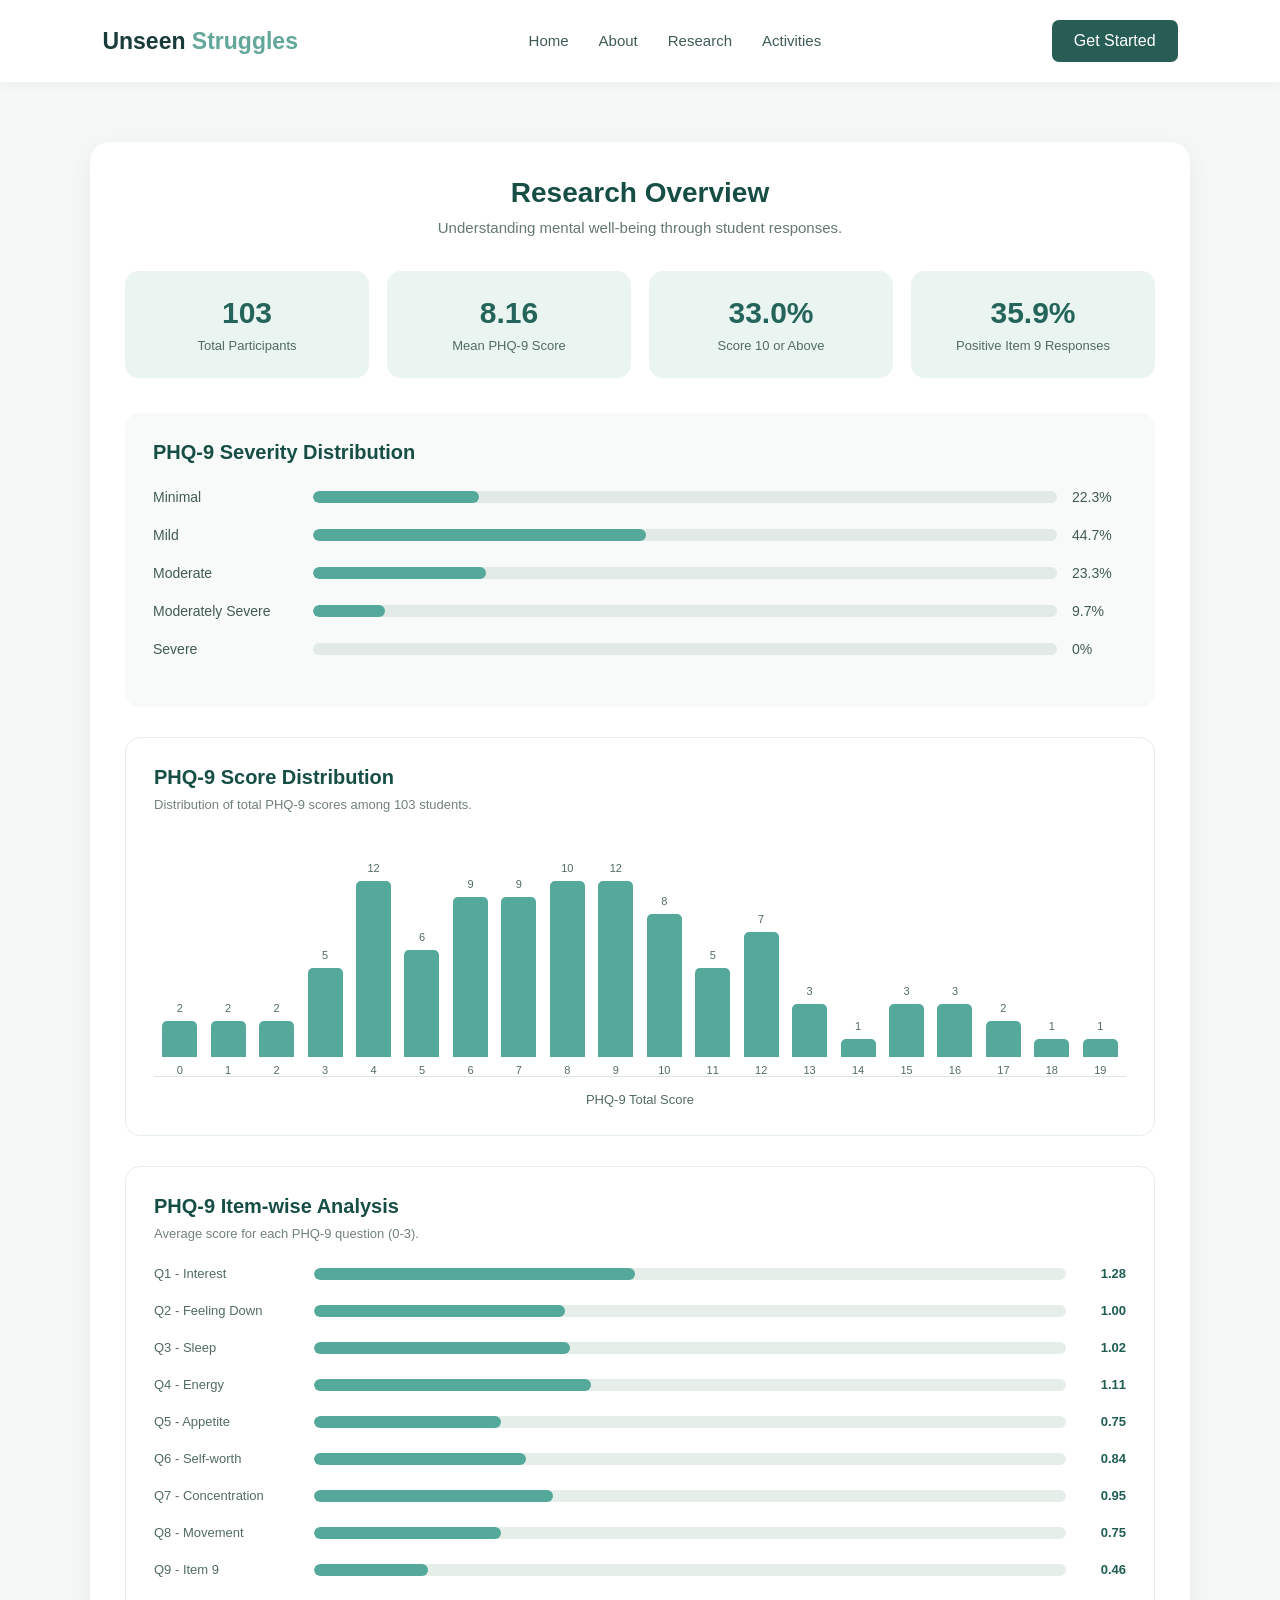
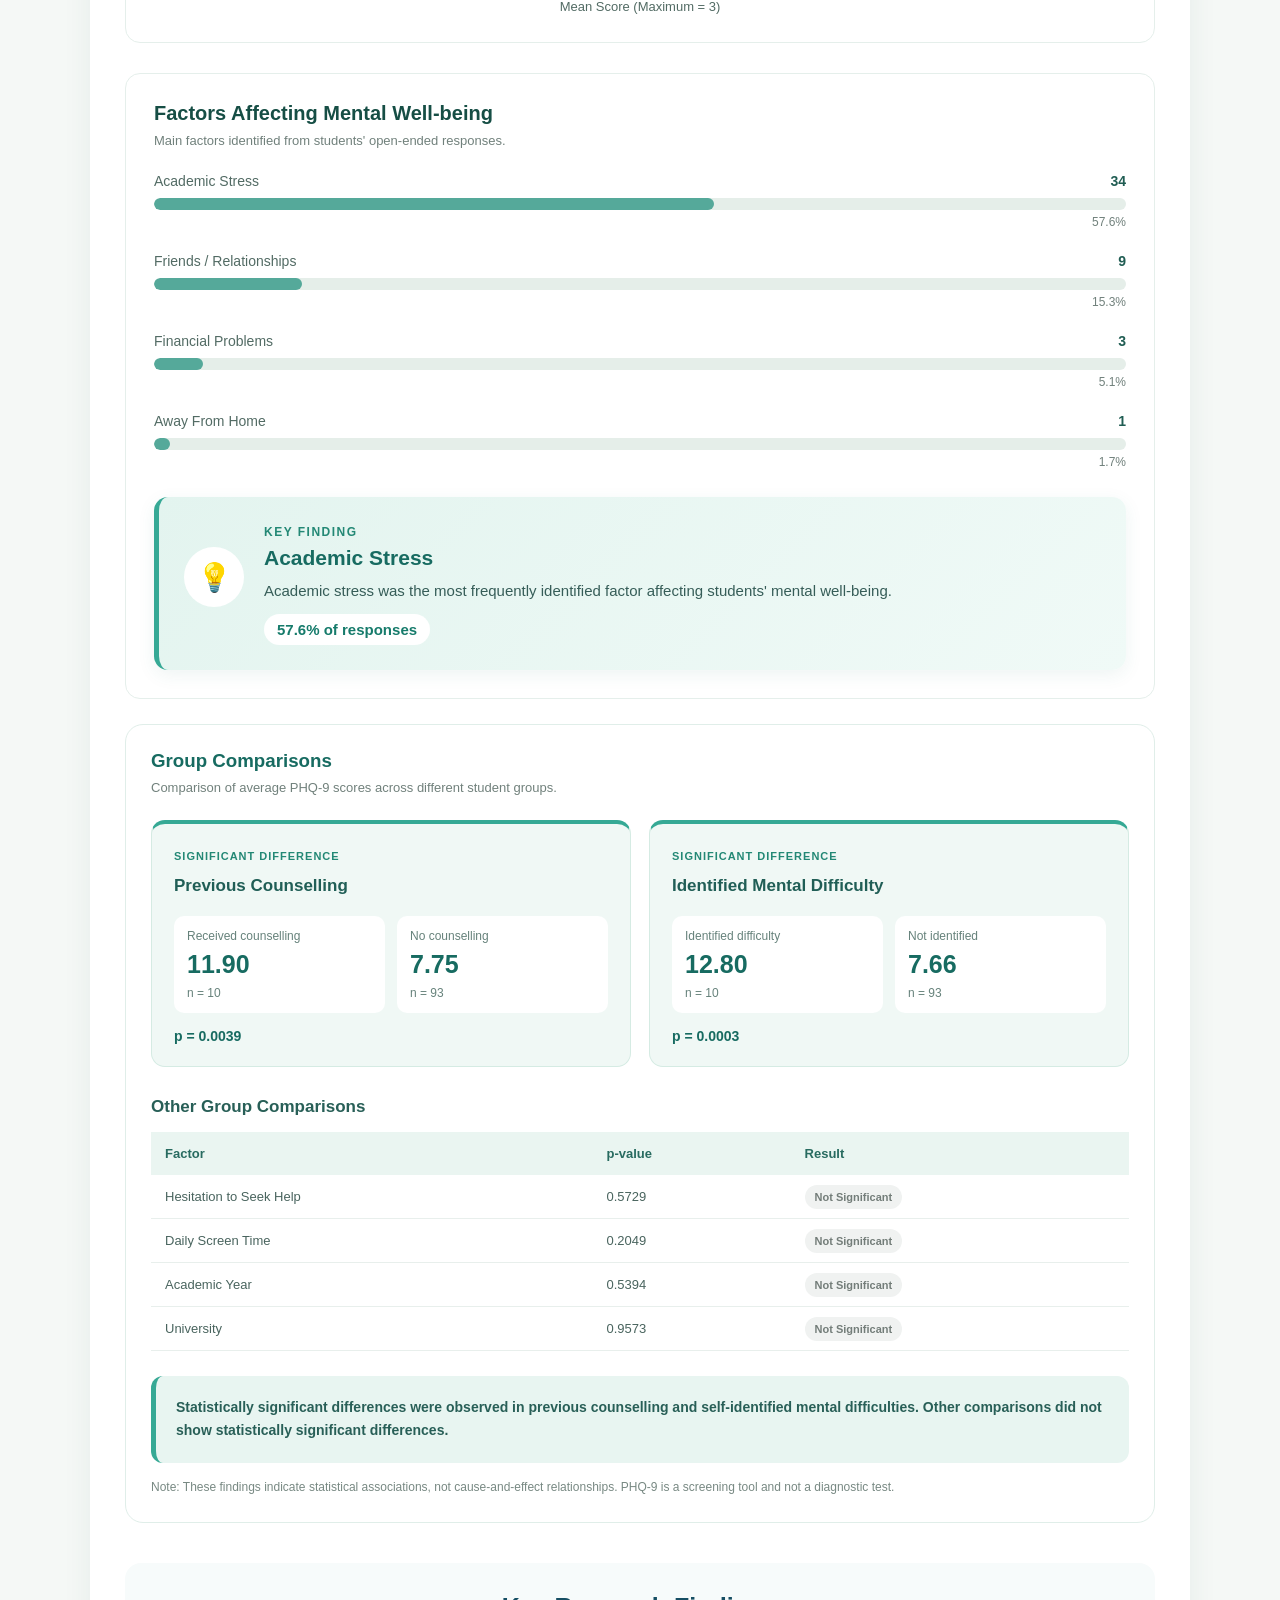
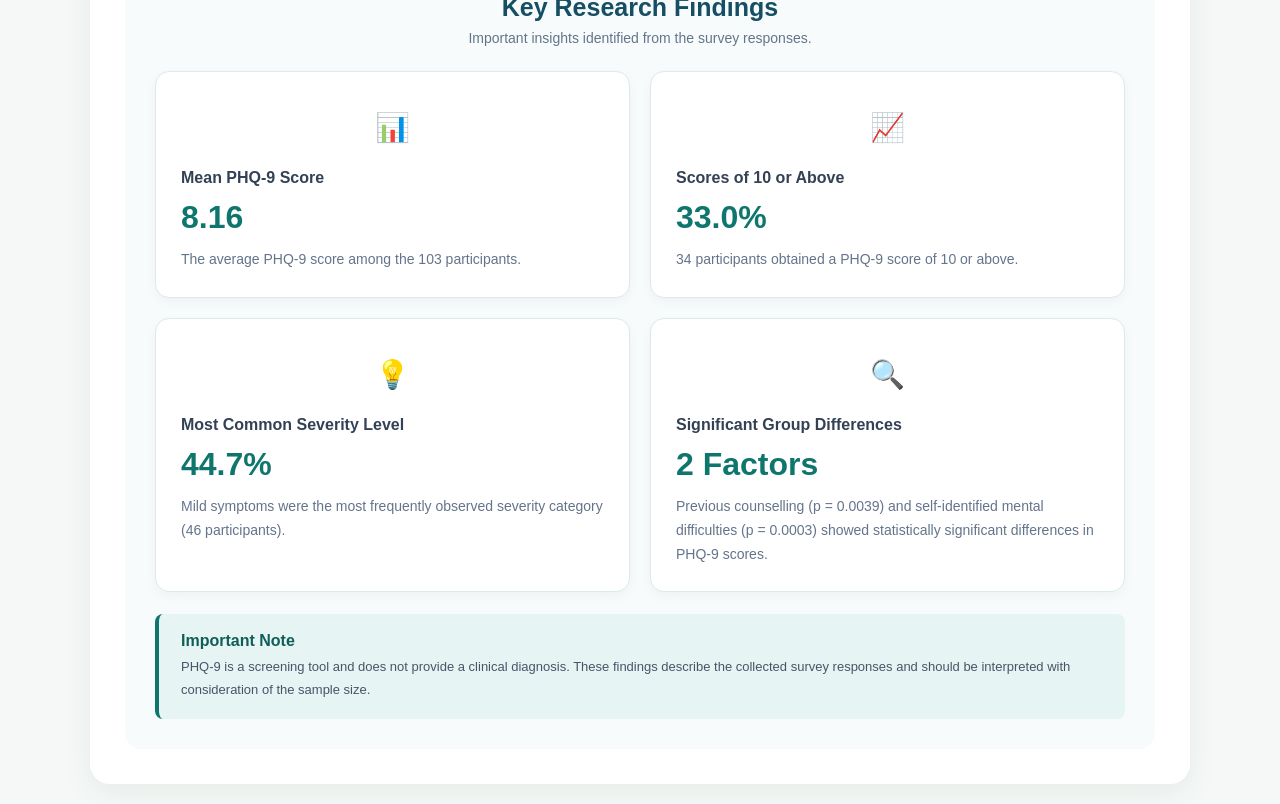
<file: research.html>
<!DOCTYPE html>
<html lang="en">

<head>
    <meta charset="UTF-8">
    <meta name="viewport" content="width=device-width, initial-scale=1.0">

    <title>Research | Unseen Struggles</title>

    <link rel="stylesheet" href="style.css">
</head>
<script src="animation.js"></script>

<body>

    <!-- Navigation Bar -->
    <header>
        <nav class="navbar">

            <a href="index.html" class="logo">
                Unseen<span> Struggles</span>
            </a>

            <ul class="nav-links">
                <li><a href="index.html">Home</a></li>
                <li><a href="index.html#about">About</a></li>
                <li><a href="research.html">Research</a></li>
                <li><a href="activities.html">Activities</a></li>
            </ul>

            <a href="assessment.html" class="nav-button">
                Get Started
            </a>

        </nav>
    </header>

    <!-- Research Dashboard -->
    <main>

        <!-- Research Dashboard -->

<div class="research-dashboard">

    <div class="dashboard-heading">
        <h2>Research Overview</h2>
        <p>Understanding mental well-being through student responses.</p>
    </div>

    <div class="research-stats">

        <div class="stat-card">
            <h3>103</h3>
            <p>Total Participants</p>
        </div>

        <div class="stat-card">
            <h3>8.16</h3>
            <p>Mean PHQ-9 Score</p>
        </div>

        <div class="stat-card">
            <h3>33.0%</h3>
            <p>Score 10 or Above</p>
        </div>

        <div class="stat-card">
            <h3>35.9%</h3>
            <p>Positive Item 9 Responses</p>
        </div>

    </div>

    <div class="dashboard-chart">
        <h3>PHQ-9 Severity Distribution</h3>

        <div class="severity-row">
            <span>Minimal</span>
            <div class="severity-bar">
                <div style="width:22.3%"></div>
            </div>
            <span>22.3%</span>
        </div>

        <div class="severity-row">
            <span>Mild</span>
            <div class="severity-bar">
                <div style="width:44.7%"></div>
            </div>
            <span>44.7%</span>
        </div>

        <div class="severity-row">
            <span>Moderate</span>
            <div class="severity-bar">
                <div style="width:23.3%"></div>
            </div>
            <span>23.3%</span>
        </div>

        <div class="severity-row">
            <span>Moderately Severe</span>
            <div class="severity-bar">
                <div style="width:9.7%"></div>
            </div>
            <span>9.7%</span>
        </div>

        <div class="severity-row">
            <span>Severe</span>
            <div class="severity-bar">
                <div style="width:0%"></div>
            </div>
            <span>0%</span>
        </div>
    </div>

<!-- PHQ-9 Score Distribution Chart -->

<div class="score-distribution">

    <h3>PHQ-9 Score Distribution</h3>

    <p class="chart-description">
        Distribution of total PHQ-9 scores among 103 students.
    </p>

    <div class="score-chart">

        <div class="score-bar-item">
            <span>2</span>
            <div class="score-bar" style="height:16.67%"></div>
            <small>0</small>
        </div>

        <div class="score-bar-item">
            <span>2</span>
            <div class="score-bar" style="height:16.67%"></div>
            <small>1</small>
        </div>

        <div class="score-bar-item">
            <span>2</span>
            <div class="score-bar" style="height:16.67%"></div>
            <small>2</small>
        </div>

        <div class="score-bar-item">
            <span>5</span>
            <div class="score-bar" style="height:41.67%"></div>
            <small>3</small>
        </div>

        <div class="score-bar-item">
            <span>12</span>
            <div class="score-bar" style="height:100%"></div>
            <small>4</small>
        </div>

        <div class="score-bar-item">
            <span>6</span>
            <div class="score-bar" style="height:50%"></div>
            <small>5</small>
        </div>

        <div class="score-bar-item">
            <span>9</span>
            <div class="score-bar" style="height:75%"></div>
            <small>6</small>
        </div>

        <div class="score-bar-item">
            <span>9</span>
            <div class="score-bar" style="height:75%"></div>
            <small>7</small>
        </div>

        <div class="score-bar-item">
            <span>10</span>
            <div class="score-bar" style="height:83.33%"></div>
            <small>8</small>
        </div>

        <div class="score-bar-item">
            <span>12</span>
            <div class="score-bar" style="height:100%"></div>
            <small>9</small>
        </div>

        <div class="score-bar-item">
            <span>8</span>
            <div class="score-bar" style="height:66.67%"></div>
            <small>10</small>
        </div>

        <div class="score-bar-item">
            <span>5</span>
            <div class="score-bar" style="height:41.67%"></div>
            <small>11</small>
        </div>

        <div class="score-bar-item">
            <span>7</span>
            <div class="score-bar" style="height:58.33%"></div>
            <small>12</small>
        </div>

        <div class="score-bar-item">
            <span>3</span>
            <div class="score-bar" style="height:25%"></div>
            <small>13</small>
        </div>

        <div class="score-bar-item">
            <span>1</span>
            <div class="score-bar" style="height:8.33%"></div>
            <small>14</small>
        </div>

        <div class="score-bar-item">
            <span>3</span>
            <div class="score-bar" style="height:25%"></div>
            <small>15</small>
        </div>

        <div class="score-bar-item">
            <span>3</span>
            <div class="score-bar" style="height:25%"></div>
            <small>16</small>
        </div>

        <div class="score-bar-item">
            <span>2</span>
            <div class="score-bar" style="height:16.67%"></div>
            <small>17</small>
        </div>

        <div class="score-bar-item">
            <span>1</span>
            <div class="score-bar" style="height:8.33%"></div>
            <small>18</small>
        </div>

        <div class="score-bar-item">
            <span>1</span>
            <div class="score-bar" style="height:8.33%"></div>
            <small>19</small>
        </div>

    </div>

    <p class="chart-axis-label">
        PHQ-9 Total Score
    </p>
</div>
   
<!-- PHQ-9 Item-wise Analysis -->

<div class="item-analysis">

    <h3>PHQ-9 Item-wise Analysis</h3>

    <p class="chart-description">
        Average score for each PHQ-9 question (0-3).
    </p>

    <div class="item-row">
        <span>Q1 - Interest</span>
        <div class="item-track">
            <div style="width:42.72%"></div>
        </div>
        <b>1.28</b>
    </div>

    <div class="item-row">
        <span>Q2 - Feeling Down</span>
        <div class="item-track">
            <div style="width:33.33%"></div>
        </div>
        <b>1.00</b>
    </div>

    <div class="item-row">
        <span>Q3 - Sleep</span>
        <div class="item-track">
            <div style="width:33.98%"></div>
        </div>
        <b>1.02</b>
    </div>

    <div class="item-row">
        <span>Q4 - Energy</span>
        <div class="item-track">
            <div style="width:36.89%"></div>
        </div>
        <b>1.11</b>
    </div>

    <div class="item-row">
        <span>Q5 - Appetite</span>
        <div class="item-track">
            <div style="width:24.92%"></div>
        </div>
        <b>0.75</b>
    </div>

    <div class="item-row">
        <span>Q6 - Self-worth</span>
        <div class="item-track">
            <div style="width:28.16%"></div>
        </div>
        <b>0.84</b>
    </div>

    <div class="item-row">
        <span>Q7 - Concentration</span>
        <div class="item-track">
            <div style="width:31.72%"></div>
        </div>
        <b>0.95</b>
    </div>

    <div class="item-row">
        <span>Q8 - Movement</span>
        <div class="item-track">
            <div style="width:24.92%"></div>
        </div>
        <b>0.75</b>
    </div>

    <div class="item-row">
        <span>Q9 - Item 9</span>
        <div class="item-track">
            <div style="width:15.21%"></div>
        </div>
        <b>0.46</b>
    </div>

    <p class="chart-axis-label">
        Mean Score (Maximum = 3)
    </p>

</div>

<!-- Factors Affecting Mental Well-being -->

<div class="factor-analysis">

    <h3>Factors Affecting Mental Well-being</h3>

    <p class="chart-description">
        Main factors identified from students' open-ended responses.
    </p>

    <div class="factor-row">
        <div class="factor-info">
            <span>Academic Stress</span>
            <b>34</b>
        </div>
        <div class="factor-track">
            <div style="width:57.63%"></div>
        </div>
        <small>57.6%</small>
    </div>

    <div class="factor-row">
        <div class="factor-info">
            <span>Friends / Relationships</span>
            <b>9</b>
        </div>
        <div class="factor-track">
            <div style="width:15.25%"></div>
        </div>
        <small>15.3%</small>
    </div>

    <div class="factor-row">
        <div class="factor-info">
            <span>Financial Problems</span>
            <b>3</b>
        </div>
        <div class="factor-track">
            <div style="width:5.08%"></div>
        </div>
        <small>5.1%</small>
    </div>

    <div class="factor-row">
        <div class="factor-info">
            <span>Away From Home</span>
            <b>1</b>
        </div>
        <div class="factor-track">
            <div style="width:1.69%"></div>
        </div>
        <small>1.7%</small>
    </div>

    <!-- KEY FINDING HIGHLIGHT -->
<div class="factor-note">

    <div class="finding-icon">💡</div>

    <div class="finding-content">
        <span class="finding-label">KEY FINDING</span>

        <h4>Academic Stress</h4>

        <p>
            Academic stress was the most frequently identified
            factor affecting students' mental well-being.
        </p>

        <strong>57.6% of responses</strong>
    </div>

</div>
</div>
<!-- GROUP COMPARISONS -->

<div class="group-comparisons">

    <h3>Group Comparisons</h3>

    <p class="chart-description">
        Comparison of average PHQ-9 scores across different student groups.
    </p>

    <!-- SIGNIFICANT FINDINGS -->

    <div class="comparison-highlight">

        <div class="comparison-card">
            <span class="result-label">SIGNIFICANT DIFFERENCE</span>
            <h4>Previous Counselling</h4>

            <div class="comparison-values">
                <div>
                    <small>Received counselling</small>
                    <strong>11.90</strong>
                    <small>n = 10</small>
                </div>

                <div>
                    <small>No counselling</small>
                    <strong>7.75</strong>
                    <small>n = 93</small>
                </div>
            </div>

            <div class="p-value">p = 0.0039</div>
        </div>

        <div class="comparison-card">
            <span class="result-label">SIGNIFICANT DIFFERENCE</span>
            <h4>Identified Mental Difficulty</h4>

            <div class="comparison-values">
                <div>
                    <small>Identified difficulty</small>
                    <strong>12.80</strong>
                    <small>n = 10</small>
                </div>

                <div>
                    <small>Not identified</small>
                    <strong>7.66</strong>
                    <small>n = 93</small>
                </div>
            </div>

            <div class="p-value">p = 0.0003</div>
        </div>

    </div>

    <!-- OTHER COMPARISONS -->

    <h4 class="other-comparison-title">
        Other Group Comparisons
    </h4>

    <div class="comparison-table-wrapper">

        <table class="comparison-table">
            <thead>
                <tr>
                    <th>Factor</th>
                    <th>p-value</th>
                    <th>Result</th>
                </tr>
            </thead>

            <tbody>
                <tr>
                    <td>Hesitation to Seek Help</td>
                    <td>0.5729</td>
                    <td><span class="not-significant">Not Significant</span></td>
                </tr>

                <tr>
                    <td>Daily Screen Time</td>
                    <td>0.2049</td>
                    <td><span class="not-significant">Not Significant</span></td>
                </tr>

                <tr>
                    <td>Academic Year</td>
                    <td>0.5394</td>
                    <td><span class="not-significant">Not Significant</span></td>
                </tr>

                <tr>
                    <td>University</td>
                    <td>0.9573</td>
                    <td><span class="not-significant">Not Significant</span></td>
                </tr>
            </tbody>
        </table>

    </div>

    <div class="comparison-note">
        <p>
            Statistically significant differences were observed
            in previous counselling and self-identified mental
            difficulties. Other comparisons did not show
            statistically significant differences.
        </p>
    </div>

    <p class="comparison-disclaimer">
        Note: These findings indicate statistical associations,
        not cause-and-effect relationships. PHQ-9 is a screening
        tool and not a diagnostic test.
    </p>

</div>
<!-- KEY RESEARCH FINDINGS -->
<section class="key-findings">

    <div class="section-heading">
        <h2>Key Research Findings</h2>
        <p>Important insights identified from the survey responses.</p>
    </div>

    <div class="findings-grid">

        <div class="finding-card">
            <div class="finding-icon">📊</div>
            <h3>Mean PHQ-9 Score</h3>
            <div class="finding-value">8.16</div>
            <p>The average PHQ-9 score among the 103 participants.</p>
        </div>

        <div class="finding-card">
            <div class="finding-icon">📈</div>
            <h3>Scores of 10 or Above</h3>
            <div class="finding-value">33.0%</div>
            <p>34 participants obtained a PHQ-9 score of 10 or above.</p>
        </div>

        <div class="finding-card">
            <div class="finding-icon">💡</div>
            <h3>Most Common Severity Level</h3>
            <div class="finding-value">44.7%</div>
            <p>Mild symptoms were the most frequently observed severity category (46 participants).</p>
        </div>

        <div class="finding-card">
            <div class="finding-icon">🔍</div>
            <h3>Significant Group Differences</h3>
            <div class="finding-value">2 Factors</div>
            <p>Previous counselling (p = 0.0039) and self-identified mental difficulties (p = 0.0003) showed statistically significant differences in PHQ-9 scores.</p>
        </div>

    </div>

    <div class="findings-note">
        <strong>Important Note</strong>
        <p>
            PHQ-9 is a screening tool and does not provide a clinical diagnosis.
            These findings describe the collected survey responses and should be
            interpreted with consideration of the sample size.
        </p>
    </div>

</section>

</div>


    

</div>

        </section>

    </main>

</body>
</html>
</file>
<file: style.css>
/* General Settings */

* {
    margin: 0;
    padding: 0;
    box-sizing: border-box;
    font-family: Arial, sans-serif;
}

html {
    scroll-behavior: smooth;
}

body {
    background-color: #F5F8F6;
    color: #193B3A;
}

/* Navigation Bar */

header {
    background-color: #FFFFFF;
    padding: 20px 8%;
    box-shadow: 0 2px 12px rgba(0,0,0,0.05);
}

.navbar {
    display: flex;
    justify-content: space-between;
    align-items: center;
}

.logo {
    font-size: 23px;
    font-weight: bold;
    color: #193B3A;
    text-decoration: none;
}

.logo span {
    color: #63A69A;
}

.nav-links {
    display: flex;
    list-style: none;
    gap: 30px;
}

.nav-links a {
    text-decoration: none;
    color: #405B57;
    font-size: 15px;
}

.nav-links a:hover {
    color: #63A69A;
}

.nav-button {
    background-color: #285D55;
    color: white;
    padding: 12px 22px;
    border-radius: 7px;
    text-decoration: none;
}

/* Hero Section */

.hero {
    min-height: 570px;
    padding: 80px 10%;
    display: flex;
    align-items: center;
    justify-content: space-between;
    gap: 50px;
    background: linear-gradient(120deg, #E6F0EB, #F5F8F6);
}

.hero-content {
    max-width: 570px;
}

.tagline {
    color: #63A69A;
    font-size: 13px;
    font-weight: bold;
    letter-spacing: 2px;
    margin-bottom: 20px;
}

.hero h1 {
    font-size: 58px;
    line-height: 1.15;
    margin-bottom: 22px;
    color: #193B3A;
}

.hero h1 span {
    color: #63A69A;
}

.hero-description {
    color: #60716C;
    line-height: 1.8;
    font-size: 16px;
    margin-bottom: 30px;
}

.hero-buttons {
    display: flex;
    gap: 15px;
    flex-wrap: wrap;
}

.primary-btn,
.secondary-btn {
    display: inline-block;
    padding: 14px 24px;
    border-radius: 7px;
    text-decoration: none;
    font-weight: bold;
}

.primary-btn {
    background-color: #285D55;
    color: white;
}

.primary-btn:hover {
    background-color: #193B3A;
}

.secondary-btn {
    border: 1px solid #285D55;
    color: #285D55;
}

/* Hero Visual */

.hero-visual {
    display: flex;
    justify-content: center;
    align-items: center;
}

.visual-circle {
    width: 290px;
    height: 290px;
    border-radius: 50%;
    background-color: #285D55;
    color: white;
    display: flex;
    flex-direction: column;
    align-items: center;
    justify-content: center;
    gap: 15px;
    box-shadow: 0 15px 40px rgba(40,93,85,0.2);
}

.visual-circle h2 {
    font-size: 43px;
    text-align: center;
    line-height: 1.1;
}

.visual-circle span {
    font-size: 12px;
    letter-spacing: 2px;
}

/* Common Sections */

.section {
    padding: 85px 10%;
    text-align: center;
}

.section h2 {
    font-size: 32px;
    margin-bottom: 20px;
}

.section p {
    color: #60716C;
    line-height: 1.8;
    max-width: 700px;
    margin: 0 auto 25px;
}

/* Research */

.research {
    background-color: #E9F2ED;
}

/* Activities */

.activity-container {
    display: grid;
    grid-template-columns: repeat(3, 1fr);
    gap: 25px;
    margin-top: 40px;
}

.activity-card {
    background-color: white;
    padding: 35px 22px;
    border-radius: 12px;
    box-shadow: 0 5px 20px rgba(0,0,0,0.05);
}

.activity-card h3 {
    margin-bottom: 15px;
    color: #285D55;
}

.activity-card p {
    margin-bottom: 0;
}

/* Assessment */

.assessment {
    background-color: #285D55;
    color: white;
}

.assessment p {
    color: #D7E7E1;
}

.assessment .primary-btn {
    background-color: white;
    color: #285D55;
}

/* Footer */

footer {
    background-color: #193B3A;
    color: white;
    text-align: center;
    padding: 35px 15px;
}

footer p {
    margin-top: 10px;
    color: #D7E7E1;
    font-size: 14px;
}

/* Mobile Responsive Design */

@media (max-width: 768px) {

    .navbar {
        flex-direction: column;
        gap: 20px;
    }

    .nav-links {
        gap: 15px;
        flex-wrap: wrap;
        justify-content: center;
    }

    .hero {
        flex-direction: column;
        text-align: center;
        padding: 60px 7%;
    }

    .hero h1 {
        font-size: 42px;
    }

    .hero-buttons {
        justify-content: center;
    }

    .visual-circle {
        width: 230px;
        height: 230px;
    }

    .visual-circle h2 {
        font-size: 35px;
    }

    .activity-container {
        grid-template-columns: 1fr;
    }

    .section {
        padding: 60px 7%;
    }
}


/* PHQ-9 Questionnaire Design */

.assessment {
    background-color: #F0F6F2;
    color: #193B3A;
}

.assessment-note {
    font-size: 14px;
    background: #E3EEE8;
    padding: 15px;
    border-radius: 8px;
}

#phqForm {
    max-width: 850px;
    margin: 40px auto 0;
    text-align: left;
}

.question-card {
    background: white;
    padding: 25px;
    margin-bottom: 22px;
    border-radius: 12px;
    box-shadow: 0 4px 15px rgba(0,0,0,0.04);
}

.question-card h3 {
    color: #285D55;
    font-size: 17px;
    line-height: 1.6;
    margin-bottom: 20px;
}

.question-card label {
    display: flex;
    align-items: center;
    gap: 12px;
    padding: 12px;
    margin: 5px 0;
    border-radius: 7px;
    cursor: pointer;
    color: #52645F;
}

.question-card label:hover {
    background: #EAF3EE;
}

.question-card input {
    accent-color: #285D55;
    width: 17px;
    height: 17px;
}

#phqForm button {
    border: none;
    cursor: pointer;
    font-size: 16px;
}

.result-card {
    max-width: 850px;
    margin: 35px auto;
    padding: 30px;
    background: white;
    border-radius: 12px;
    text-align: center;
    box-shadow: 0 5px 20px rgba(0,0,0,0.06);
}

.result-card h2 {
    color: #285D55;
}

.result-card h3 {
    margin: 15px 0;
}

#safetyMessage {
    margin-top: 20px;
    line-height: 1.8;
    color: #8B3838;
    background: #FFF0EE;
    padding: 18px;
    border-radius: 8px;
}

@media (max-width: 600px) {
    .question-card {
        padding: 18px;
    }

    .question-card h3 {
        font-size: 15px;
    }

    .question-card label {
        font-size: 14px;
    }
}
/* Interactive Activity Guides */

.activity-guide {
    max-width: 850px;
    margin: 35px auto;
    padding: 35px;
    background: white;
    border-radius: 15px;
    text-align: left;
    box-shadow: 0 5px 20px rgba(0,0,0,0.06);
}

.activity-guide h2 {
    color: #285D55;
    margin-bottom: 15px;
}

.activity-guide p {
    color: #60716C;
    line-height: 1.8;
}

.activity-guide ol {
    padding-left: 25px;
    margin: 25px 0;
}

.activity-guide li {
    padding: 10px 5px;
    color: #405B57;
    line-height: 1.6;
}

.activity-btn {
    border: none;
    cursor: pointer;
    margin-top: 15px;
}

.activity-card {
    transition: transform 0.2s ease;
}

.activity-card:hover {
    transform: translateY(-5px);
}

/* Activity Cards */

.activity-container {
    display: grid;
    grid-template-columns: repeat(auto-fit, minmax(220px, 1fr));
    gap: 20px;
    margin-top: 20px;
}

.activity-card {
    background: #ffffff;
    padding: 22px;
    border-radius: 14px;
    border: 1px solid #dce9e5;
    cursor: pointer;
    transition: all 0.3s ease;
    box-shadow: 0 4px 12px rgba(0, 0, 0, 0.05);
}

.activity-card h3 {
    color: #164e45;
    font-size: 17px;
    margin: 0;
}

.activity-card::after {
    content: "Click to explore →";
    display: block;
    color: #398779;
    font-size: 13px;
    margin-top: 14px;
}

.activity-card:hover {
    transform: translateY(-6px);
    border-color: #398779;
    box-shadow: 0 10px 22px rgba(22, 78, 69, 0.13);
}


/* Activity Guide */

.activity-guide {
    background: #ffffff;
    padding: 30px;
    margin-top: 30px;
    border-radius: 16px;
    border: 1px solid #dce9e5;
    box-shadow: 0 8px 25px rgba(0, 0, 0, 0.07);
    animation: guideAppear 0.4s ease;
}

.activity-guide h2 {
    color: #164e45;
    font-size: 24px;
    margin-bottom: 12px;
}

.activity-guide p {
    color: #52645f;
    line-height: 1.7;
    margin-bottom: 20px;
}

.activity-guide ol {
    padding-left: 25px;
}

.activity-guide li {
    color: #344b45;
    line-height: 1.8;
    padding: 6px 0;
}


/* Close Button */

.activity-guide .secondary-btn {
    background: #164e45;
    color: #ffffff;
    border: none;
    padding: 12px 22px;
    border-radius: 8px;
    cursor: pointer;
    margin-top: 20px;
    font-size: 14px;
    transition: background 0.3s ease;
}

.activity-guide .secondary-btn:hover {
    background: #267568;
}


/* Guide Animation */

@keyframes guideAppear {
    from {
        opacity: 0;
        transform: translateY(15px);
    }

    to {
        opacity: 1;
        transform: translateY(0);
    }
}


/* Mobile Responsive */

@media (max-width: 600px) {
    .activity-guide {
        padding: 20px;
    }

    .activity-guide h2 {
        font-size: 20px;
    }

    .activity-container {
        grid-template-columns: 1fr;
    }
}
.activity-icon {
    width: 52px;
    height: 52px;
    background: #e5f3ee;
    border-radius: 14px;
    display: flex;
    align-items: center;
    justify-content: center;
    font-size: 27px;
    margin-bottom: 16px;
}

/* ============================= */
/* RESEARCH DASHBOARD DESIGN */
/* ============================= */

.research-dashboard {
    max-width: 1100px;
    margin: 60px auto 20px;
    padding: 35px;
    background: #ffffff;
    border-radius: 20px;
    box-shadow: 0 8px 30px rgba(22, 78, 69, 0.07);
}

.dashboard-heading {
    text-align: center;
    margin-bottom: 35px;
}

.dashboard-heading h2 {
    color: #164e45;
    font-size: 28px;
    margin-bottom: 10px;
}

.dashboard-heading p {
    color: #647873;
    font-size: 15px;
}

.research-stats {
    display: grid;
    grid-template-columns: repeat(4, 1fr);
    gap: 18px;
    margin-bottom: 35px;
}

.stat-card {
    background: #eaf4f0;
    padding: 25px 15px;
    border-radius: 14px;
    text-align: center;
    transition: 0.3s ease;
}

.stat-card:hover {
    transform: translateY(-5px);
    box-shadow: 0 8px 20px rgba(22, 78, 69, 0.12);
}

.stat-card h3 {
    color: #24645a;
    font-size: 30px;
    margin-bottom: 8px;
}

.stat-card p {
    color: #526b64;
    font-size: 13px;
}

.dashboard-chart {
    background: #f7faf8;
    padding: 28px;
    border-radius: 15px;
}

.dashboard-chart h3 {
    color: #164e45;
    margin-bottom: 25px;
    font-size: 20px;
}

.severity-row {
    display: grid;
    grid-template-columns: 145px 1fr 55px;
    align-items: center;
    gap: 15px;
    margin-bottom: 22px;
    color: #425b54;
    font-size: 14px;
}

.severity-bar {
    height: 12px;
    background: #e1eae6;
    border-radius: 20px;
    overflow: hidden;
}

.severity-bar div {
    height: 100%;
    background: #55a99a;
    border-radius: 20px;
    transition: width 0.5s ease;
}

@media (max-width: 768px) {
    .research-stats {
        grid-template-columns: repeat(2, 1fr);
    }

    .research-dashboard {
        padding: 20px;
        margin: 35px 15px;
    }
}

@media (max-width: 480px) {
    .research-stats {
        grid-template-columns: 1fr 1fr;
        gap: 10px;
    }

    .severity-row {
        grid-template-columns: 105px 1fr 45px;
        gap: 8px;
        font-size: 11px;
    }

    .stat-card h3 {
        font-size: 23px;
    }

    .dashboard-chart {
        padding: 18px;
    }
}

/* PHQ-9 Score Distribution Chart */

.score-distribution {
    margin-top: 30px;
    padding: 28px;
    background: #ffffff;
    border-radius: 15px;
    border: 1px solid #e5efeb;
}

.score-distribution h3 {
    color: #164e45;
    font-size: 20px;
    margin-bottom: 8px;
}

.chart-description {
    color: #71817c;
    font-size: 13px;
    margin-bottom: 25px;
}

.score-chart {
    height: 240px;
    display: flex;
    align-items: flex-end;
    gap: 7px;
    padding: 25px 5px 0;
    border-bottom: 1px solid #dce7e2;
    overflow-x: auto;
}

.score-bar-item {
    min-width: 25px;
    flex: 1;
    height: 100%;
    display: flex;
    flex-direction: column;
    justify-content: flex-end;
    align-items: center;
    gap: 7px;
}

.score-bar-item span {
    font-size: 11px;
    color: #526b64;
}

.score-bar {
    width: 100%;
    max-width: 35px;
    min-height: 3px;
    background: #55a99a;
    border-radius: 5px 5px 0 0;
    transition: 0.3s ease;
}

.score-bar:hover {
    background: #205d53;
}

.score-bar-item small {
    font-size: 11px;
    color: #526b64;
}

.chart-axis-label {
    text-align: center;
    margin-top: 15px;
    color: #526b64;
    font-size: 13px;
}

@media (max-width: 600px) {
    .score-distribution {
        padding: 15px;
    }

    .score-chart {
        gap: 5px;
    }

    .score-bar-item {
        min-width: 23px;
    }
}

/* PHQ-9 Item-wise Analysis */

.item-analysis {
    margin-top: 30px;
    padding: 28px;
    background: #ffffff;
    border-radius: 15px;
    border: 1px solid #e5efeb;
}

.item-analysis h3 {
    color: #164e45;
    font-size: 20px;
    margin-bottom: 8px;
}

.item-row {
    display: grid;
    grid-template-columns: 145px 1fr 45px;
    align-items: center;
    gap: 15px;
    margin: 22px 0;
    color: #526b64;
    font-size: 13px;
}

.item-row b {
    color: #205d53;
    text-align: right;
}

.item-track {
    height: 12px;
    background: #e5eee9;
    border-radius: 20px;
    overflow: hidden;
}

.item-track div {
    height: 100%;
    background: #55a99a;
    border-radius: 20px;
    transition: width 0.5s ease;
}

.item-track div:hover {
    background: #205d53;
}

@media (max-width: 600px) {
    .item-analysis {
        padding: 18px;
    }

    .item-row {
        grid-template-columns: 105px 1fr 38px;
        gap: 8px;
        font-size: 11px;
    }
}

/* Factors Affecting Mental Well-being */

.factor-analysis {
    margin-top: 30px;
    padding: 28px;
    background: #ffffff;
    border-radius: 15px;
    border: 1px solid #e5efeb;
}

.factor-analysis h3 {
    color: #164e45;
    font-size: 20px;
    margin-bottom: 8px;
}

.factor-row {
    margin: 24px 0;
}

.factor-info {
    display: flex;
    justify-content: space-between;
    margin-bottom: 9px;
    color: #526b64;
    font-size: 14px;
}

.factor-info b {
    color: #205d53;
}

.factor-track {
    height: 12px;
    background: #e5eee9;
    border-radius: 20px;
    overflow: hidden;
}

.factor-track div {
    height: 100%;
    background: #55a99a;
    border-radius: 20px;
    transition: width 0.5s ease;
}

.factor-row small {
    display: block;
    text-align: right;
    margin-top: 5px;
    color: #71817c;
    font-size: 12px;
}

.factor-note {
    margin-top: 30px;
    padding: 18px;
    background: #eaf4f0;
    border-radius: 12px;
    border-left: 4px solid #55a99a;
}

.factor-note p {
    color: #205d53;
    font-size: 14px;
    line-height: 1.6;
}

@media (max-width: 600px) {
    .factor-analysis {
        padding: 18px;
    }
}
/* ============================= */
/* KEY FINDING HIGHLIGHT CARD */
/* ============================= */

.factor-note {
    display: flex;
    align-items: center;
    gap: 20px;

    margin-top: 28px;
    padding: 25px;

    background: linear-gradient(
        135deg,
        #e3f4ef,
        #f0faf7
    );

    border-left: 5px solid #36a995;
    border-radius: 14px;

    box-shadow: 0 5px 18px rgba(35, 120, 105, 0.08);
}

.finding-icon {
    font-size: 35px;
    background: white;
    min-width: 60px;
    height: 60px;

    display: flex;
    align-items: center;
    justify-content: center;

    border-radius: 50%;
}

.finding-content {
    flex: 1;
}

.finding-label {
    display: inline-block;
    color: #238875;
    font-size: 12px;
    font-weight: 800;
    letter-spacing: 1.5px;
    margin-bottom: 7px;
}

.finding-content h4 {
    color: #176b61;
    font-size: 21px;
    margin: 0 0 8px;
}

.finding-content p {
    color: #365d58;
    font-size: 15px;
    line-height: 1.7;
    margin: 0 0 10px;
}

.finding-content strong {
    display: inline-block;
    color: #167b6b;
    font-size: 15px;
    background: white;
    padding: 7px 13px;
    border-radius: 20px;
}

/* Mobile Responsive */
@media (max-width: 600px) {
    .factor-note {
        gap: 12px;
        padding: 18px;
    }

    .finding-icon {
        min-width: 45px;
        height: 45px;
        font-size: 25px;
    }

    .finding-content h4 {
        font-size: 18px;
    }
}
/* ================================= */
/* GROUP COMPARISONS */
/* ================================= */

.group-comparisons {
    background: #ffffff;
    border: 1px solid #e0eee9;
    border-radius: 18px;
    padding: 25px;
    margin-top: 25px;
}

.group-comparisons h3 {
    color: #176b61;
    margin-bottom: 8px;
}

/* Significant comparison cards */

.comparison-highlight {
    display: grid;
    grid-template-columns: repeat(2, 1fr);
    gap: 18px;
    margin-top: 22px;
}

.comparison-card {
    background: #f0f8f5;
    border: 1px solid #d5ebe3;
    border-radius: 14px;
    padding: 22px;
    border-top: 4px solid #36a995;
}

.result-label {
    color: #238875;
    font-size: 11px;
    font-weight: 800;
    letter-spacing: 1px;
}

.comparison-card h4 {
    color: #205e56;
    font-size: 17px;
    margin: 12px 0 20px;
}

.comparison-values {
    display: grid;
    grid-template-columns: 1fr 1fr;
    gap: 12px;
}

.comparison-values div {
    background: #ffffff;
    padding: 13px;
    border-radius: 10px;
}

.comparison-values small {
    display: block;
    color: #66827b;
    font-size: 12px;
}

.comparison-values strong {
    display: block;
    color: #176b61;
    font-size: 25px;
    margin: 7px 0;
}

.p-value {
    margin-top: 15px;
    color: #176b61;
    font-weight: 700;
    font-size: 14px;
}

/* Other comparisons table */

.other-comparison-title {
    color: #285f57;
    margin: 30px 0 15px;
    font-size: 17px;
}

.comparison-table-wrapper {
    width: 100%;
    overflow-x: auto;
}

.comparison-table {
    width: 100%;
    border-collapse: collapse;
    min-width: 450px;
}

.comparison-table th {
    background: #eaf5f1;
    color: #286b60;
    text-align: left;
    padding: 14px;
    font-size: 13px;
}

.comparison-table td {
    padding: 14px;
    border-bottom: 1px solid #e8efec;
    color: #49645e;
    font-size: 13px;
}

.not-significant {
    color: #737d79;
    background: #f0f2f1;
    padding: 6px 10px;
    border-radius: 20px;
    font-size: 11px;
    font-weight: 700;
    white-space: nowrap;
}

/* Highlight note */

.comparison-note {
    margin-top: 25px;
    padding: 20px;
    background: #e8f5f1;
    border-left: 5px solid #36a995;
    border-radius: 12px;
}

.comparison-note p {
    color: #285f57;
    font-size: 14px;
    line-height: 1.7;
    margin: 0;
    font-weight: 600;
}

.comparison-disclaimer {
    color: #788983;
    font-size: 12px;
    line-height: 1.6;
    margin-top: 15px;
}

/* Mobile responsive */

@media (max-width: 700px) {

    .comparison-highlight {
        grid-template-columns: 1fr;
    }

    .group-comparisons {
        padding: 17px;
    }

    .comparison-card {
        padding: 17px;
    }

}
/* KEY RESEARCH FINDINGS */

.key-findings {
    margin-top: 40px;
    padding: 30px;
    background: #f7fbfb;
    border-radius: 16px;
}

.key-findings .section-heading {
    text-align: center;
    margin-bottom: 25px;
}

.key-findings .section-heading h2 {
    color: #164e63;
    font-size: 25px;
    margin-bottom: 8px;
}

.key-findings .section-heading p {
    color: #64748b;
    font-size: 14px;
}

.findings-grid {
    display: grid;
    grid-template-columns: repeat(2, 1fr);
    gap: 20px;
}

.finding-card {
    background: #ffffff;
    padding: 25px;
    border-radius: 14px;
    border: 1px solid #dceaea;
    box-shadow: 0 4px 12px rgba(0, 0, 0, 0.04);
    transition: transform 0.3s ease, box-shadow 0.3s ease;
}

.finding-card:hover {
    transform: translateY(-5px);
    box-shadow: 0 8px 20px rgba(0, 0, 0, 0.08);
}

.finding-icon {
    font-size: 28px;
    margin-bottom: 12px;
}

.finding-card h3 {
    color: #334155;
    font-size: 16px;
    margin-bottom: 12px;
}

.finding-value {
    color: #0f766e;
    font-size: 32px;
    font-weight: 700;
    margin-bottom: 12px;
}

.finding-card p {
    color: #64748b;
    font-size: 14px;
    line-height: 1.7;
}

.findings-note {
    margin-top: 22px;
    padding: 18px 22px;
    background: #e6f4f3;
    border-left: 4px solid #0f766e;
    border-radius: 8px;
}

.findings-note strong {
    color: #115e59;
    display: block;
    margin-bottom: 6px;
}

.findings-note p {
    color: #475569;
    font-size: 13px;
    line-height: 1.7;
    margin: 0;
}

@media (max-width: 650px) {
    .findings-grid {
        grid-template-columns: 1fr;
    }

    .key-findings {
        padding: 20px;
    }
}
/* Improve PHQ-9 Assessment Text Visibility */

.assessment h2,
.assessment h3 {
    color: #193B3A;
    opacity: 1;
}

.assessment p {
    color: #52645F;
    opacity: 1;
}

.assessment-note {
    color: #355B53;
    background: #E3EEE8;
    border: 1px solid #D0E3D9;
    opacity: 1;
    font-weight: 500;
}

/* ============================= */
/* EXPLORE SECTION */
/* ============================= */

.explore-section {
    padding: 90px 8%;
    background-color: #F0F6F2;
    text-align: center;
}

.explore-section .section-heading {
    max-width: 700px;
    margin: 0 auto 50px;
}

.explore-section .section-heading h2 {
    color: #193B3A;
    font-size: 36px;
    margin: 12px 0;
}

.explore-section .section-heading > p:last-child {
    color: #52645F;
    line-height: 1.8;
}

.explore-container {
    display: grid;
    grid-template-columns: repeat(3, 1fr);
    gap: 25px;
    max-width: 1150px;
    margin: auto;
}

.explore-card {
    background: #FFFFFF;
    padding: 35px 25px;
    border-radius: 15px;
    text-align: left;
    box-shadow: 0 5px 20px rgba(0,0,0,0.04);
    transition: transform 0.3s ease, box-shadow 0.3s ease;
}

.explore-card:hover {
    transform: translateY(-8px);
    box-shadow: 0 12px 28px rgba(0,0,0,0.09);
}

.explore-icon {
    font-size: 35px;
    margin-bottom: 20px;
}

.explore-card h3 {
    color: #285D55;
    font-size: 21px;
    margin-bottom: 15px;
}

.explore-card p {
    color: #52645F;
    line-height: 1.8;
    font-size: 14px;
    min-height: 100px;
}

.explore-link {
    display: inline-block;
    margin-top: 15px;
    color: #285D55;
    font-weight: 600;
    text-decoration: none;
    transition: color 0.3s ease;
}

.explore-link:hover {
    color: #193B3A;
}

/* Responsive Design */

@media (max-width: 900px) {
    .explore-container {
        grid-template-columns: repeat(2, 1fr);
    }
}

@media (max-width: 600px) {
    .explore-container {
        grid-template-columns: 1fr;
    }

    .explore-section {
        padding: 65px 6%;
    }

    .explore-section .section-heading h2 {
        font-size: 28px;
    }
}

/* Smooth Card Animations */

.explore-card {
    opacity: 0;
    transform: translateY(35px);
    animation: cardReveal 0.8s ease forwards,
               gentleFloat 4s ease-in-out infinite;
}

/* Staggered entrance */
.explore-card:nth-child(1) {
    animation-delay: 0.1s, 0.9s;
}

.explore-card:nth-child(2) {
    animation-delay: 0.3s, 1.1s;
}

.explore-card:nth-child(3) {
    animation-delay: 0.5s, 1.3s;
}

@keyframes cardReveal {
    to {
        opacity: 1;
        transform: translateY(0);
    }
}

@keyframes gentleFloat {
    0%, 100% {
        translate: 0 0;
    }
    50% {
        translate: 0 -7px;
    }
}

/* Smooth mouse hover */
.explore-card:hover {
    transform: translateY(-10px);
    box-shadow: 0 15px 30px rgba(0,0,0,0.10);
    transition: transform 0.4s ease,
                box-shadow 0.4s ease;
}

@media (prefers-reduced-motion: reduce) {
    .explore-card {
        animation: none;
        opacity: 1;
        transform: none;
    }
}

/* ================= SCROLL REVEAL ANIMATIONS ================= */

.reveal {
    opacity: 0;
    transform: translateY(35px);
    transition: opacity 0.8s ease, transform 0.8s ease;
}

.reveal.active {
    opacity: 1;
    transform: translateY(0);
}

/* Accessibility: Reduce motion when preferred */
@media (prefers-reduced-motion: reduce) {
    .reveal {
        opacity: 1;
        transform: none;
        transition: none;
    }
}


.reveal {
    opacity: 0 !important;
    transform: translateY(50px) !important;
}

.reveal.active {
    opacity: 1 !important;
    transform: translateY(0) !important;
}

/* ================= OUR PROJECT PAGE ================= */

.project-hero {
    min-height: 65vh;
    display: flex;
    flex-direction: column;
    justify-content: center;
    align-items: center;
    text-align: center;
    padding: 80px 20px;
    background: linear-gradient(135deg, #F0F6F2, #E3EEE8);
}

.project-hero h1 {
    font-size: 3.5rem;
    color: #193B3A;
    margin: 15px 0;
}

.project-hero p {
    color: #285D55;
    font-size: 1.15rem;
    max-width: 650px;
    line-height: 1.8;
}

.project-hero .tagline {
    font-size: 0.85rem;
    font-weight: 600;
    letter-spacing: 3px;
}
</file>
